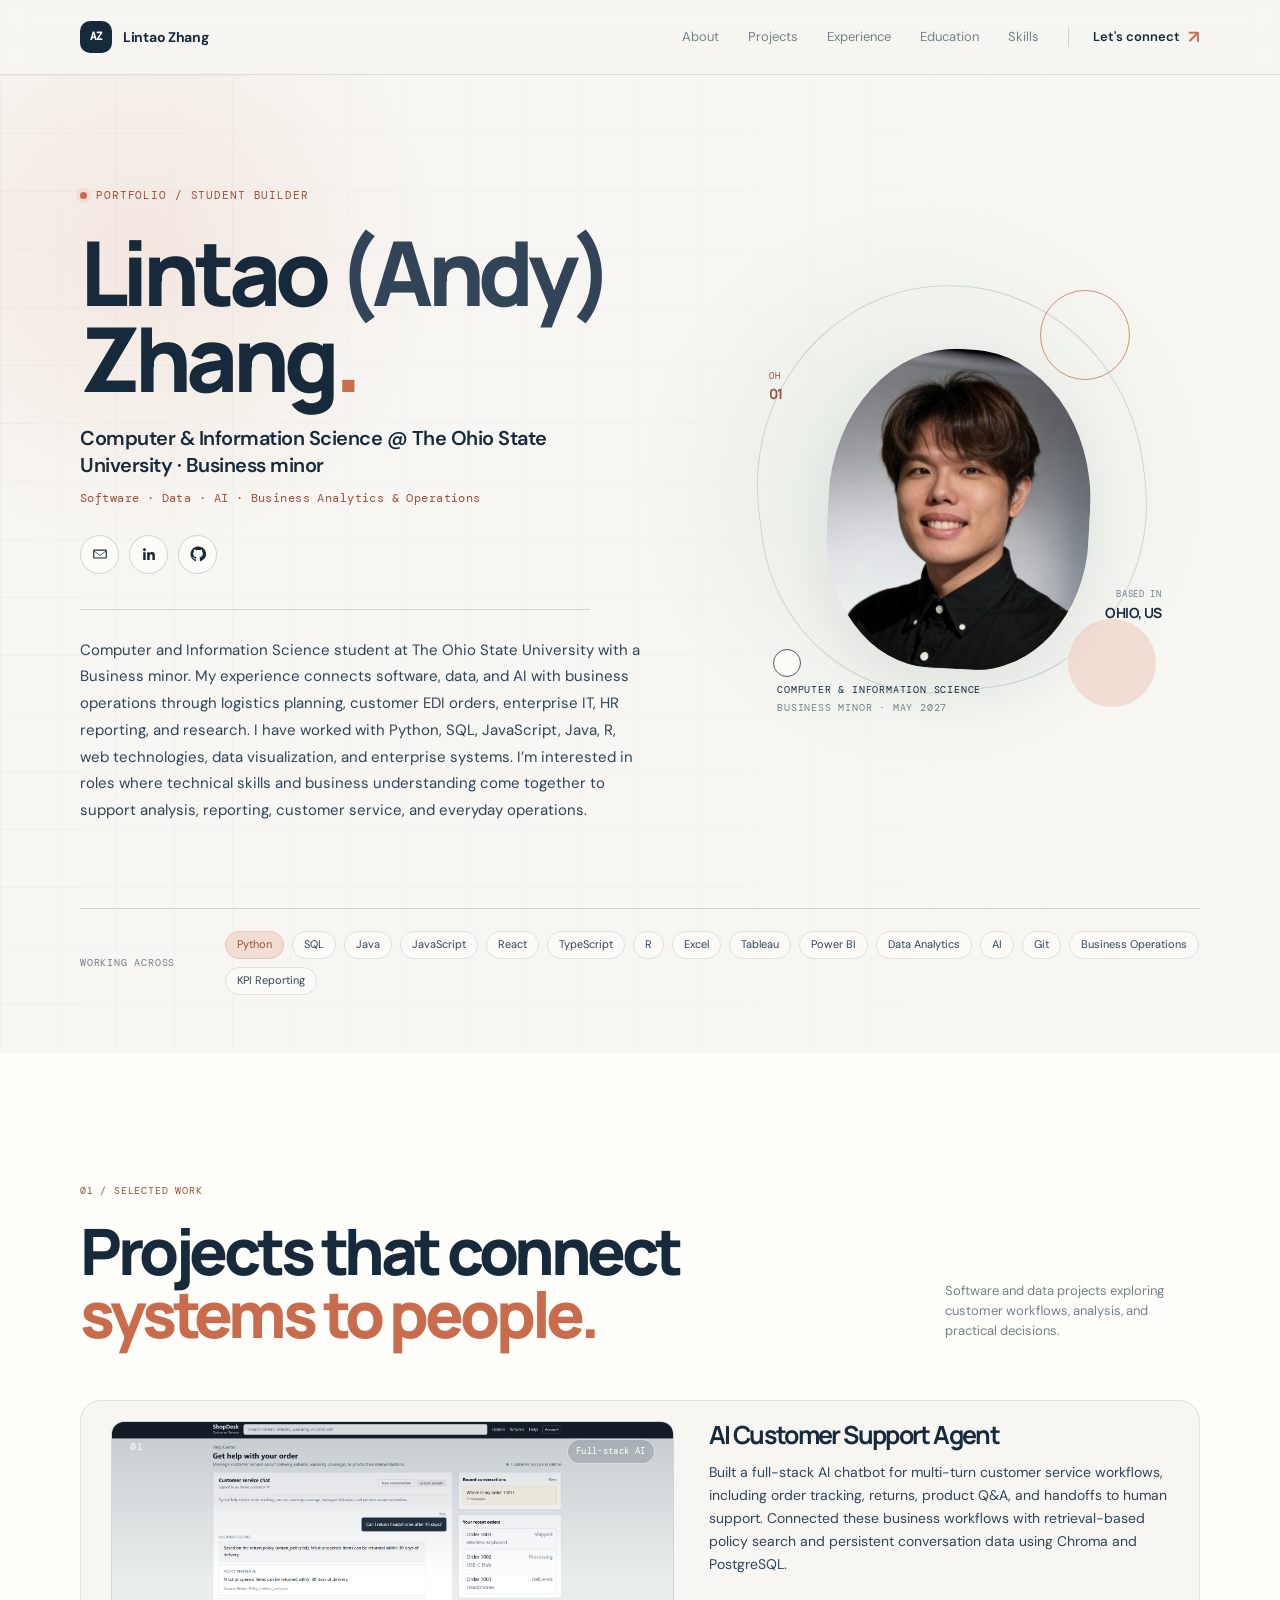
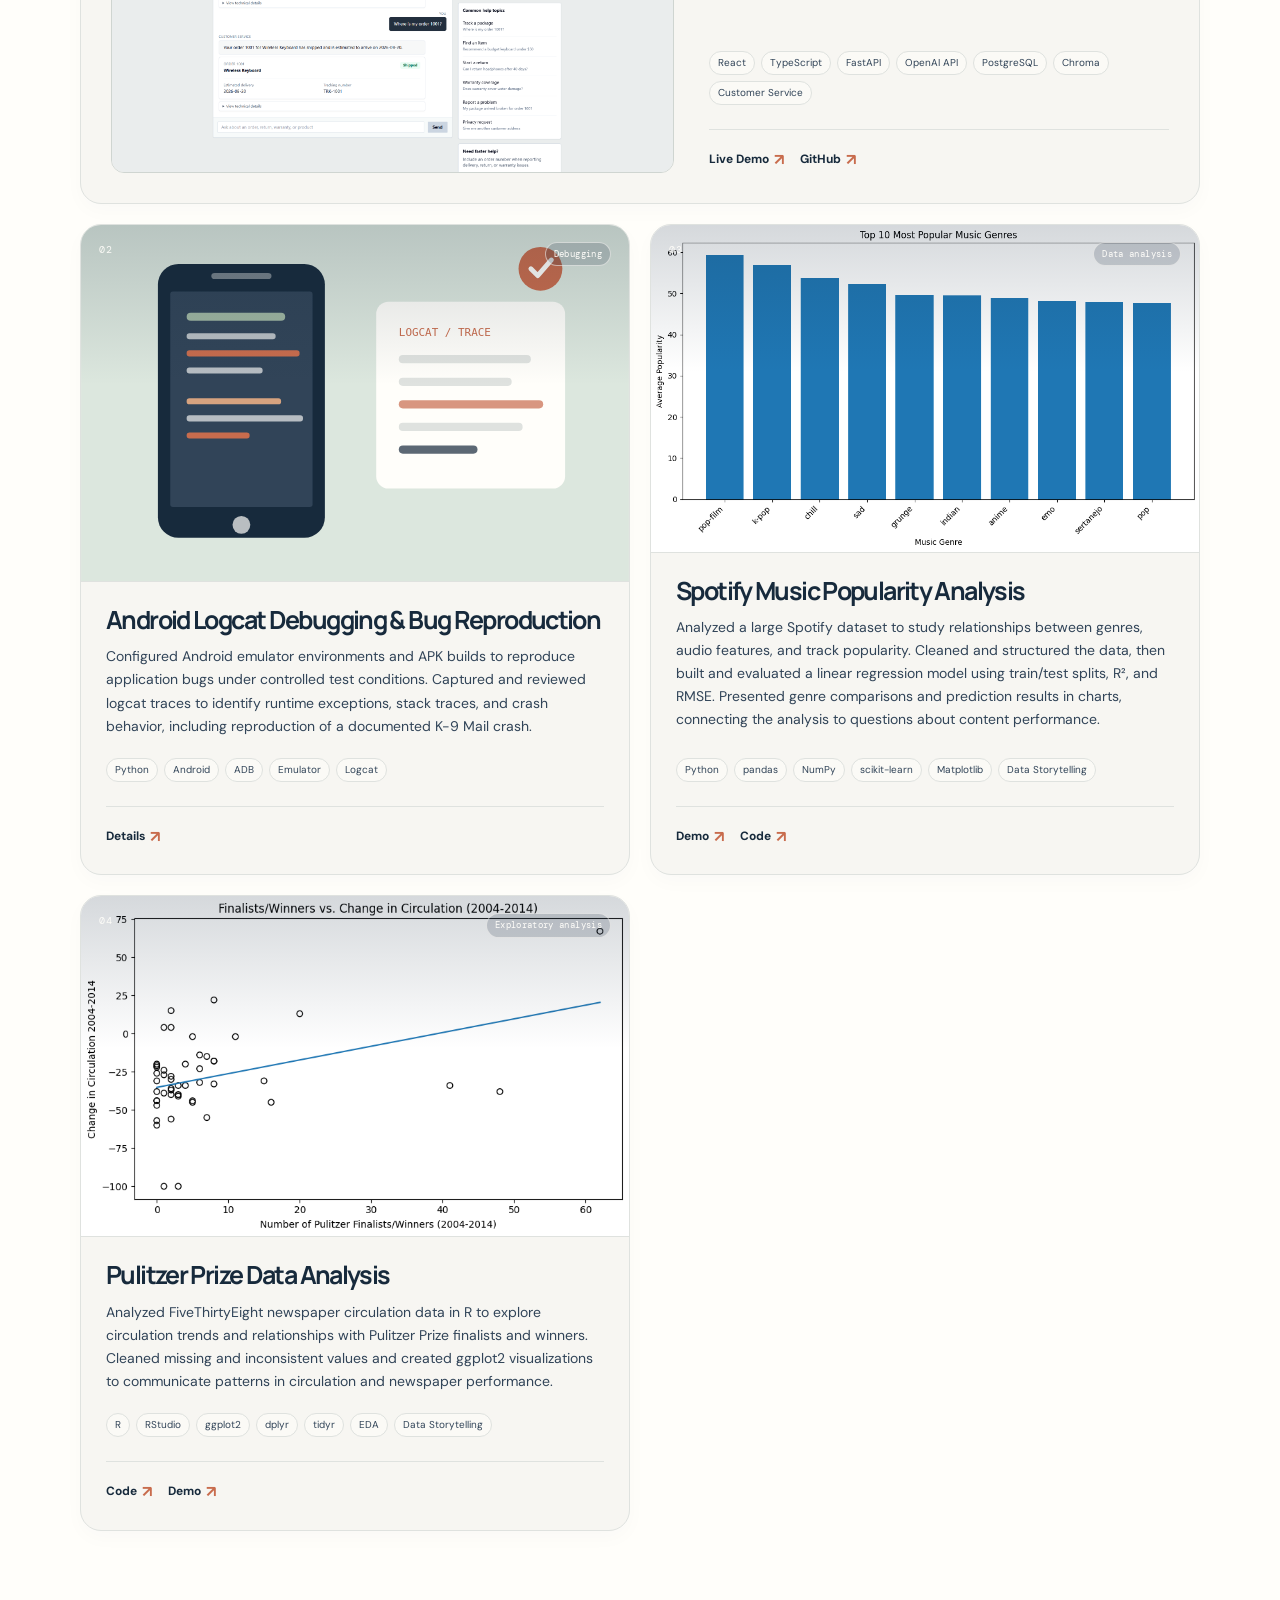
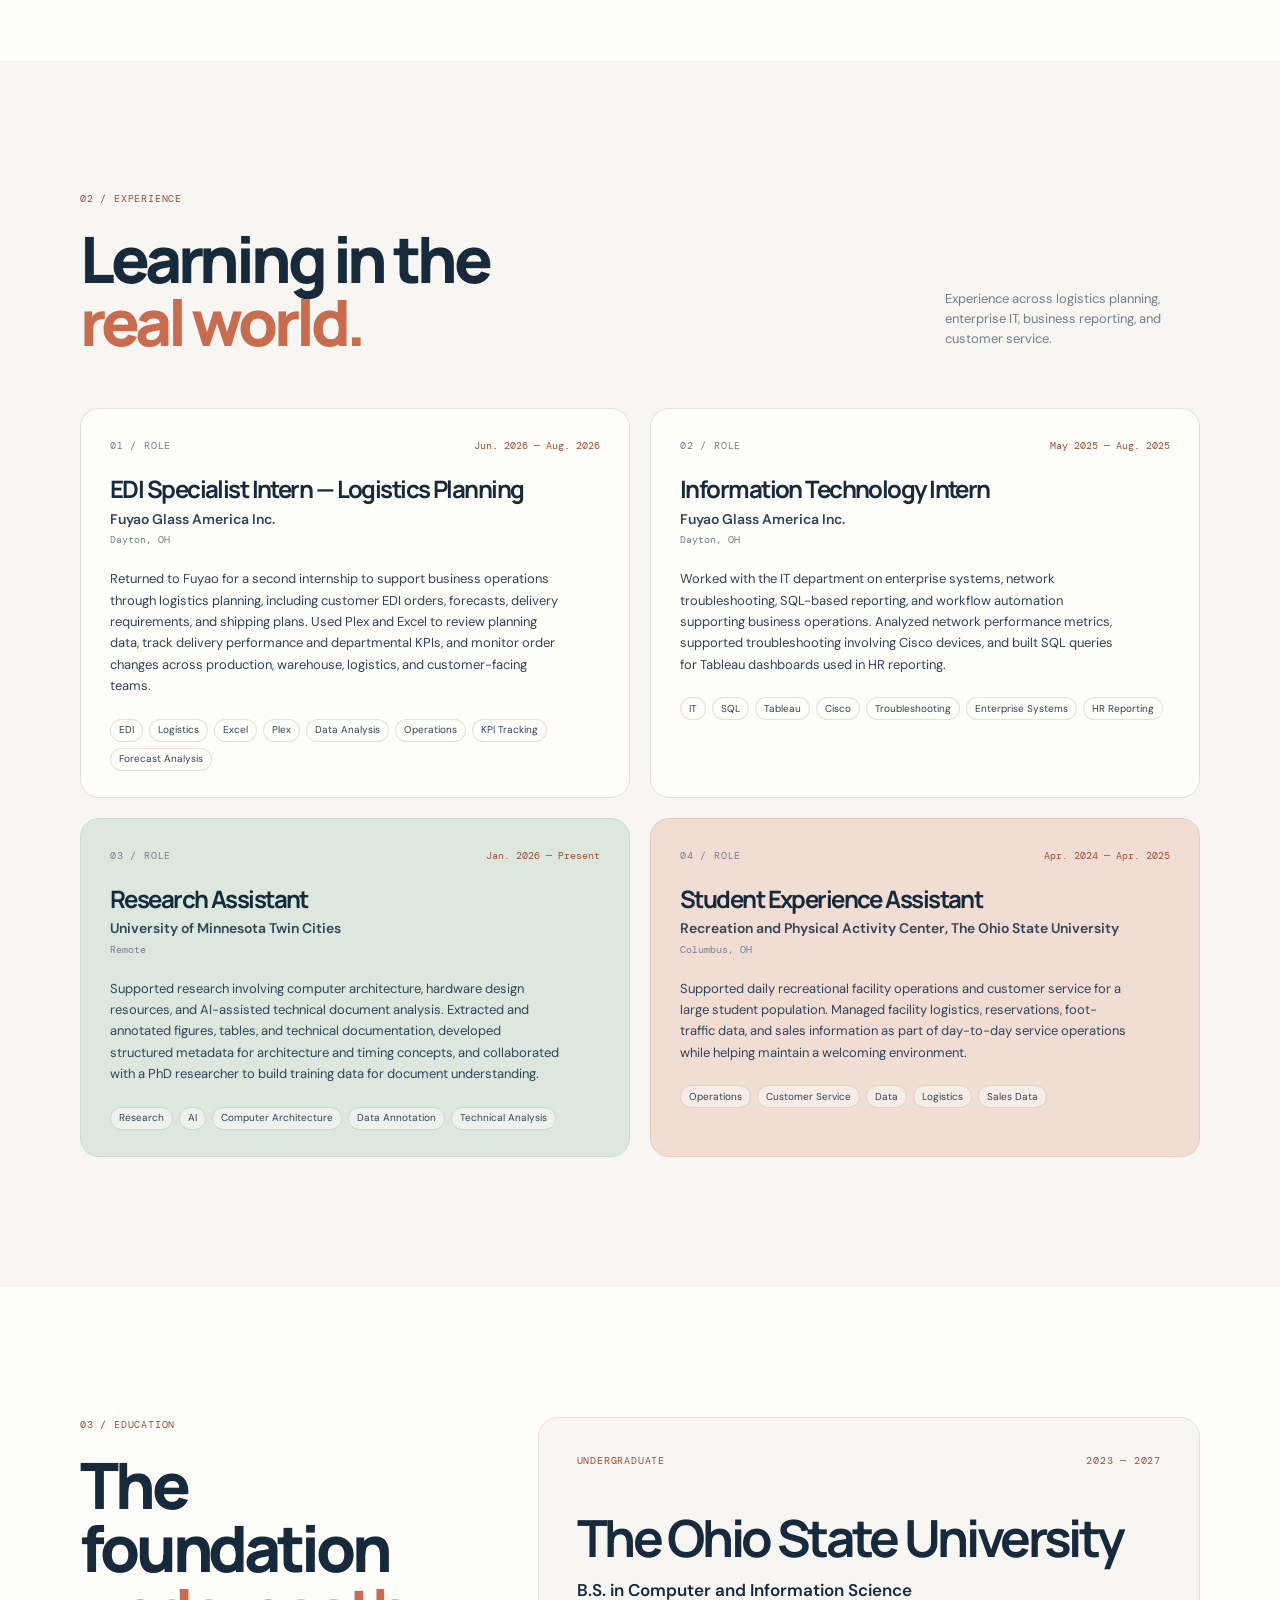
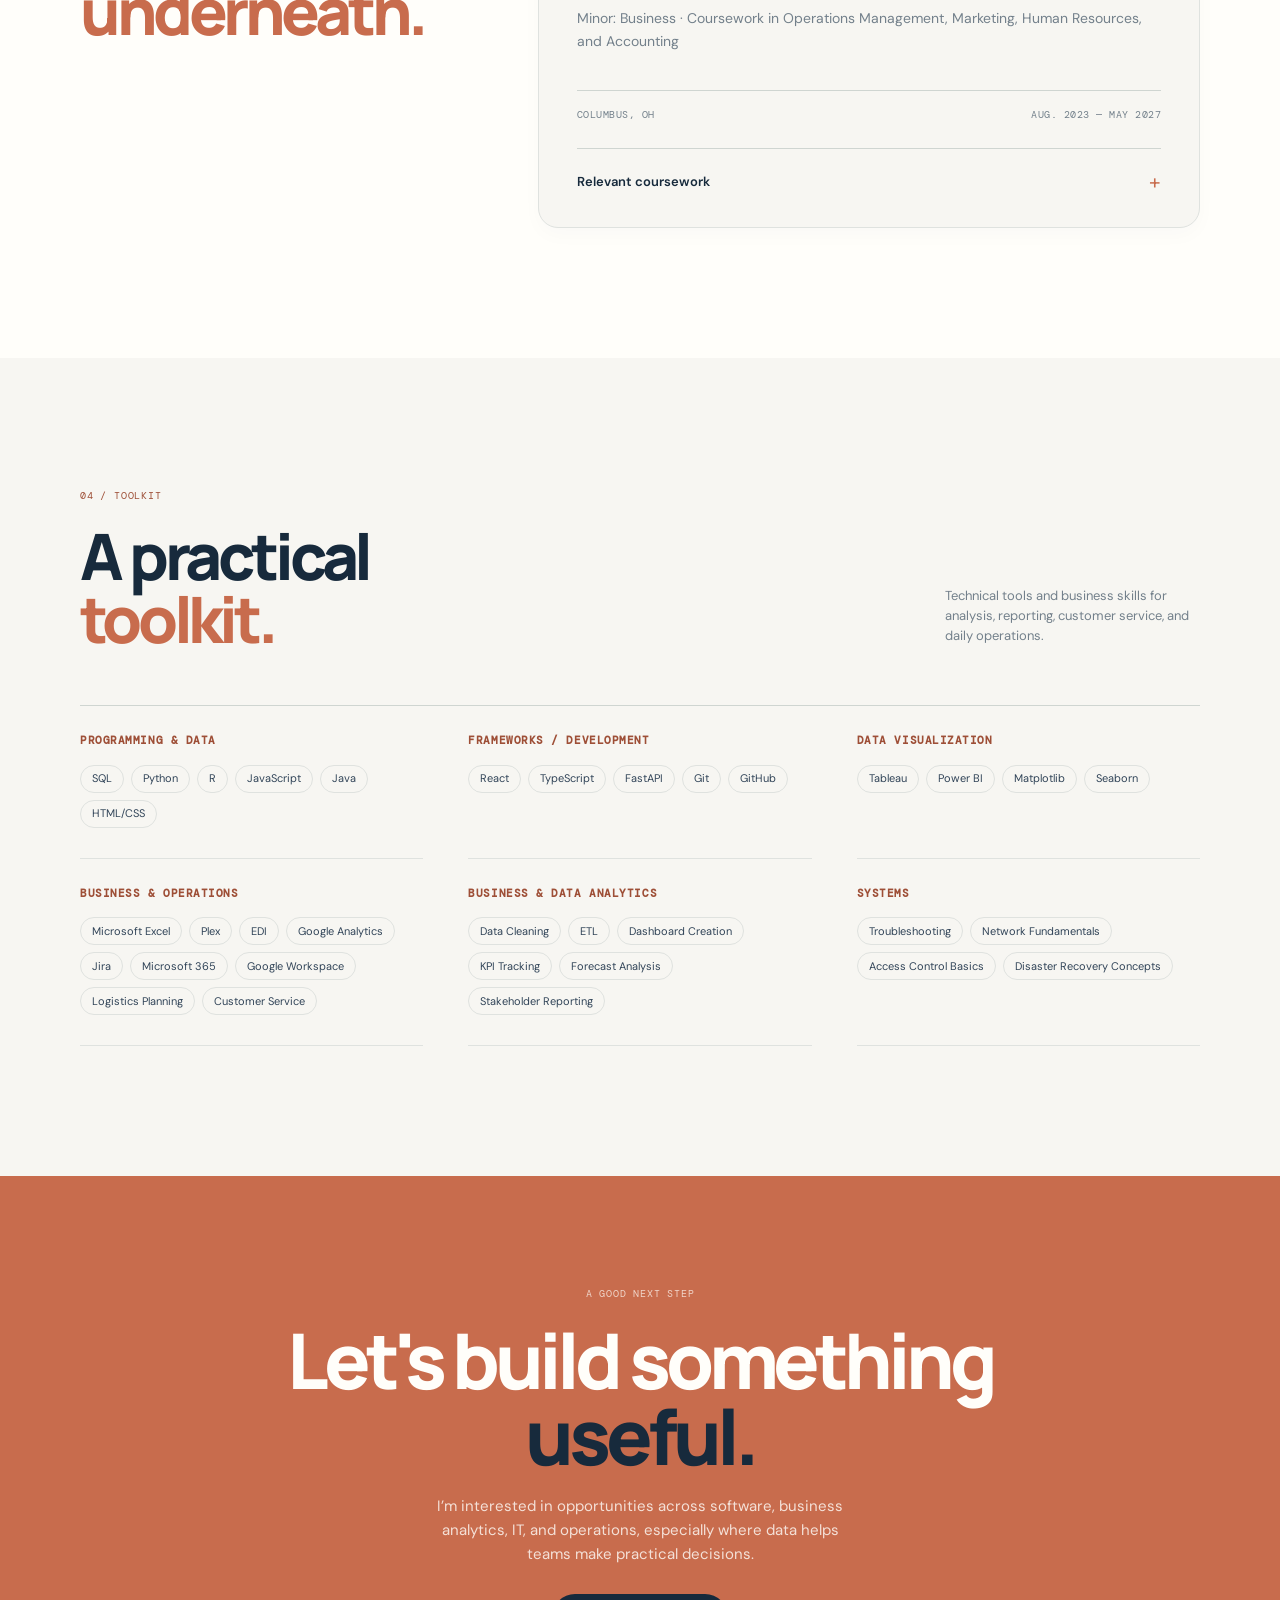
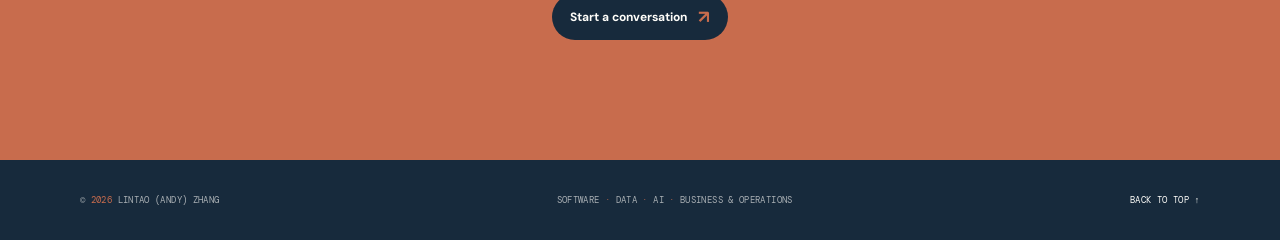
<file: index.html>
<!doctype html>
<html lang="en">
  <head>
    <meta charset="UTF-8" />
    <meta name="viewport" content="width=device-width, initial-scale=1.0" />
    <meta name="theme-color" content="#f7f6f2" />
    <meta name="description" content="Personal portfolio of Lintao (Andy) Zhang, a Computer and Information Science student at The Ohio State University with a Business minor and experience in software, data analytics, IT, business reporting, and logistics operations." />
    <meta property="og:title" content="Andy Personal Web | Lintao Zhang" />
    <meta property="og:description" content="Computer and Information Science student with a Business minor, connecting software, data, and AI with business analytics, customer service, and operations." />
    <meta property="og:type" content="website" />
    <meta property="og:url" content="https://lintaozhang350.github.io" />
    <link rel="icon" type="image/svg+xml" href="assets/favicon.svg" />
    <link rel="preconnect" href="https://fonts.googleapis.com" />
    <link rel="preconnect" href="https://fonts.gstatic.com" crossorigin />
    <link href="https://fonts.googleapis.com/css2?family=DM+Mono:wght@400;500&family=DM+Sans:wght@400;500;600;700&family=Manrope:wght@600;700;800&display=swap" rel="stylesheet" />
    <title>Andy Personal Web | Lintao Zhang</title>
    <link rel="stylesheet" href="css/styles.css?v=20261007-1" />
  </head>
  <body>
    <a class="skip-link" href="#main-content">Skip to content</a>

    <header class="site-header" id="top">
      <div class="container nav-shell">
        <a class="brand" href="#top" aria-label="Back to top">
          <span class="brand-mark">AZ</span>
          <span class="brand-name">Lintao Zhang</span>
        </a>

        <button class="menu-toggle" type="button" aria-expanded="false" aria-controls="site-nav" aria-label="Toggle navigation">
          <span></span><span></span>
        </button>

        <nav class="site-nav" id="site-nav" aria-label="Primary navigation">
          <a href="#about">About</a>
          <a href="#projects">Projects</a>
          <a href="#experience">Experience</a>
          <a href="#education">Education</a>
          <a href="#skills">Skills</a>
          <a class="nav-contact" href="https://mail.google.com/mail/?view=cm&amp;fs=1&amp;to=andy.zhang259107@gmail.com" target="_blank" rel="noreferrer">Let's connect <span aria-hidden="true">↗</span></a>
        </nav>
      </div>
    </header>

    <main id="main-content">
      <section class="hero section" id="about" aria-labelledby="hero-title">
        <div class="hero-grid container">
          <div class="hero-copy reveal">
            <p class="eyebrow"><span class="eyebrow-dot"></span> Portfolio / Student builder</p>
            <h1 id="hero-title">Lintao <span>(Andy)</span><br />Zhang<span class="title-period">.</span></h1>
            <p class="hero-subtitle" data-personal="subtitle"></p>
            <p class="hero-positioning" data-personal="positioning"></p>
            <div class="hero-actions" data-social-links></div>
            <div class="hero-rule" aria-hidden="true"></div>
            <p class="hero-intro" data-personal="intro"></p>
          </div>

          <div class="hero-visual reveal reveal-delay-1" aria-label="Profile photo placeholder">
            <div class="profile-card">
              <div class="profile-orbit orbit-one"></div>
              <div class="profile-orbit orbit-two"></div>
              <div class="profile-image-wrap">
                <img src="assets/images/profile/andy-zhang.png" alt="Portrait of Lintao (Andy) Zhang" />
              </div>
              <div class="profile-note note-top"><span>OH</span><strong>01</strong></div>
              <div class="profile-note note-bottom"><span>Based in</span><strong>Ohio, US</strong></div>
              <div class="profile-caption">Computer &amp; Information Science<br /><span>Business minor · May 2027</span></div>
            </div>
          </div>
        </div>

        <div class="container skill-strip-wrap reveal reveal-delay-2">
          <div class="skill-strip-label">Working across</div>
          <div class="skill-strip" data-hero-skills></div>
        </div>
      </section>

      <section class="section section-light" id="projects" aria-labelledby="projects-title">
        <div class="container">
          <div class="section-heading reveal">
            <div>
              <p class="section-kicker">01 / Selected work</p>
              <h2 id="projects-title">Projects that connect<br /><em>systems to people.</em></h2>
            </div>
            <p class="section-aside">Software and data projects exploring customer workflows, analysis, and practical decisions.</p>
          </div>
          <div class="projects-grid" data-projects></div>
        </div>
      </section>

      <section class="section" id="experience" aria-labelledby="experience-title">
        <div class="container">
          <div class="section-heading reveal">
            <div>
              <p class="section-kicker">02 / Experience</p>
              <h2 id="experience-title">Learning in the<br /><em>real world.</em></h2>
            </div>
            <p class="section-aside">Experience across logistics planning, enterprise IT, business reporting, and customer service.</p>
          </div>
          <div class="experience-list" data-experience></div>
        </div>
      </section>

      <section class="section section-light" id="education" aria-labelledby="education-title">
        <div class="container split-section">
          <div class="section-heading section-heading-compact reveal">
            <div>
              <p class="section-kicker">03 / Education</p>
              <h2 id="education-title">The foundation<br /><em>underneath.</em></h2>
            </div>
          </div>
          <article class="education-card reveal reveal-delay-1">
            <div class="education-topline"><span>Undergraduate</span><span>2023 — 2027</span></div>
            <h3 data-education="school"></h3>
            <p class="degree" data-education="degree"></p>
            <p class="minor" data-education="minor"></p>
            <div class="education-meta"><span data-education="location"></span><span data-education="dates"></span></div>
            <details class="coursework">
              <summary>Relevant coursework <span aria-hidden="true">+</span></summary>
              <div class="coursework-list" data-coursework></div>
            </details>
          </article>
        </div>
      </section>

      <section class="section" id="skills" aria-labelledby="skills-title">
        <div class="container">
          <div class="section-heading reveal">
            <div>
              <p class="section-kicker">04 / Toolkit</p>
              <h2 id="skills-title">A practical<br /><em>toolkit.</em></h2>
            </div>
            <p class="section-aside">Technical tools and business skills for analysis, reporting, customer service, and daily operations.</p>
          </div>
          <div class="skills-grid" data-skills></div>
        </div>
      </section>

      <section class="section section-light reports-section" id="reports" aria-labelledby="reports-title" data-reports-section>
        <div class="container">
          <div class="section-heading reveal">
            <div>
              <p class="section-kicker">05 / Optional library</p>
              <h2 id="reports-title">Analysis &amp;<br /><em>reports.</em></h2>
            </div>
            <p class="section-aside">A space for future dashboards, case studies, and research notes.</p>
          </div>
          <div class="reports-grid" data-reports></div>
        </div>
      </section>

      <section class="contact-section" aria-labelledby="contact-title">
        <div class="container contact-inner reveal">
          <p class="section-kicker">A good next step</p>
          <h2 id="contact-title">Let's build something<br /><em>useful.</em></h2>
          <p>I’m interested in opportunities across software, business analytics, IT, and operations, especially where data helps teams make practical decisions.</p>
          <a class="button button-dark" href="https://mail.google.com/mail/?view=cm&amp;fs=1&amp;to=andy.zhang259107@gmail.com" target="_blank" rel="noreferrer">Start a conversation <span aria-hidden="true">↗</span></a>
        </div>
      </section>
    </main>

    <footer class="site-footer">
      <div class="container footer-inner">
        <p>© <span data-current-year></span> Lintao (Andy) Zhang</p>
        <p>Software <span>·</span> Data <span>·</span> AI <span>·</span> Business &amp; Operations</p>
        <a href="#top">Back to top <span aria-hidden="true">↑</span></a>
      </div>
    </footer>

    <div class="toast" role="status" aria-live="polite" aria-atomic="true"></div>
    <script src="js/data.js?v=20261007-2"></script>
    <script src="js/main.js?v=20261007-1"></script>
  </body>
</html>
</file>
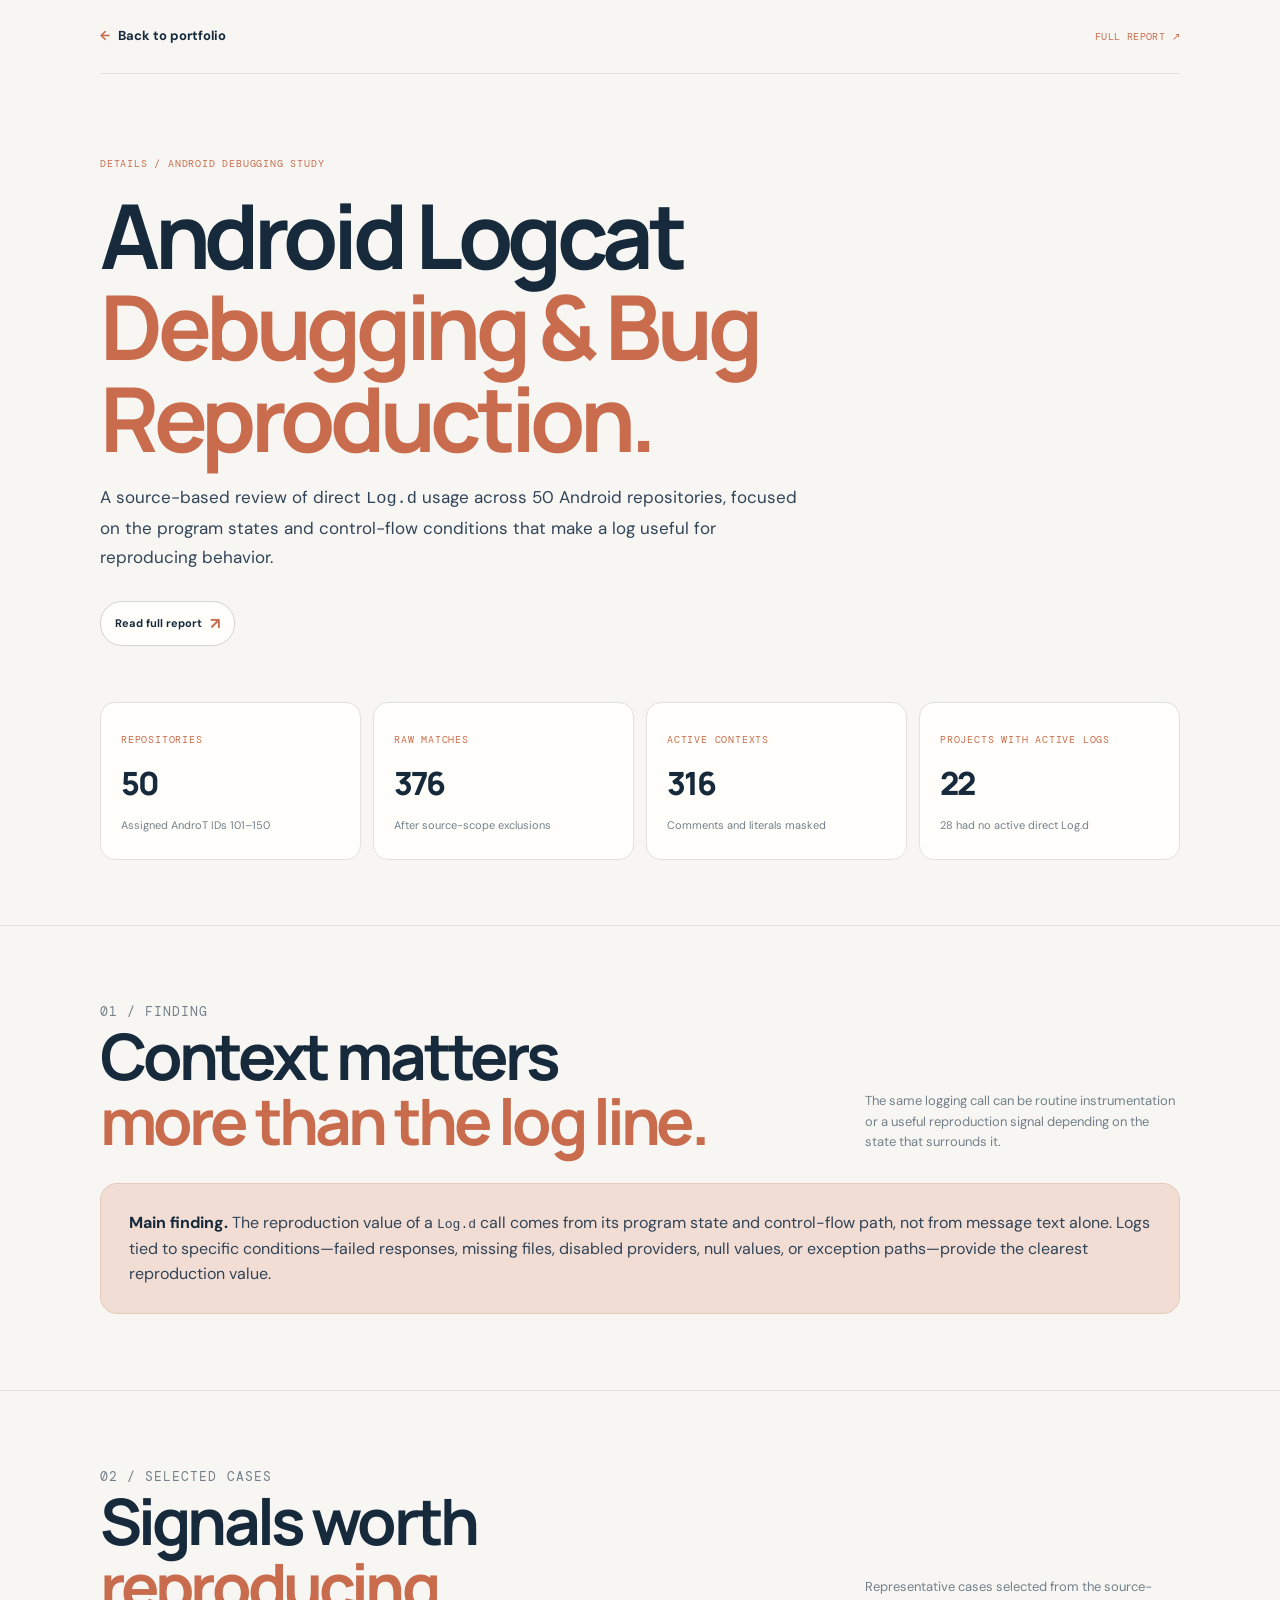
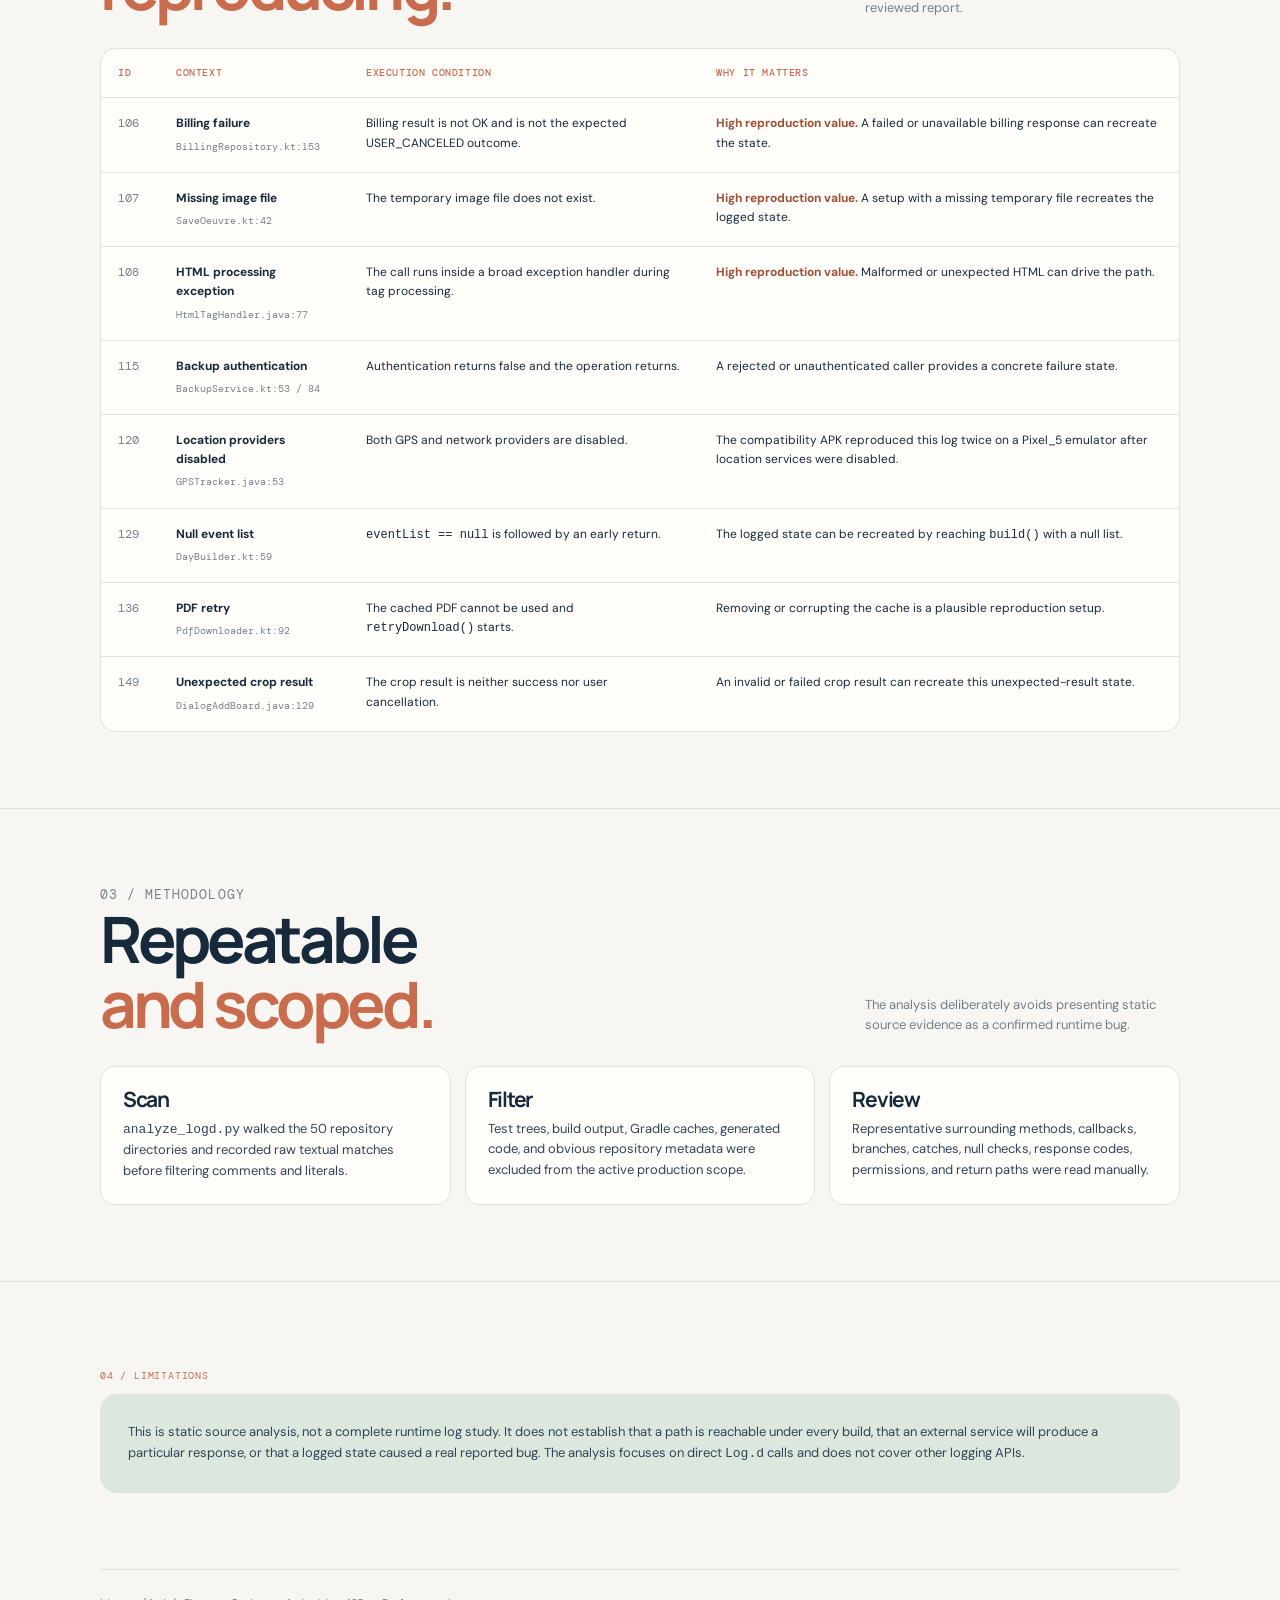
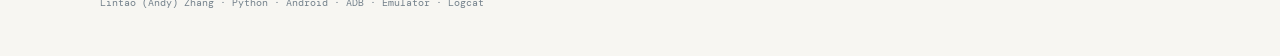
<file: assets/demos/android-logcat-details.html>
<!doctype html>
<html lang="en">
  <head>
    <meta charset="UTF-8" />
    <meta name="viewport" content="width=device-width, initial-scale=1.0" />
    <meta name="description" content="Android Logcat Debugging and Bug Reproduction case study by Lintao Zhang." />
    <title>Android Logcat Debugging &amp; Bug Reproduction | Lintao Zhang</title>
    <link rel="preconnect" href="https://fonts.googleapis.com" />
    <link rel="preconnect" href="https://fonts.gstatic.com" crossorigin />
    <link href="https://fonts.googleapis.com/css2?family=DM+Mono:wght@400;500&family=DM+Sans:wght@400;500;600;700&family=Manrope:wght@600;700;800&display=swap" rel="stylesheet" />
    <style>
      :root { --canvas: #f7f6f2; --paper: #fffefa; --ink: #172a3c; --ink-soft: #314458; --muted: #73808b; --line: #dfe2df; --line-strong: #cfd5d1; --accent: #c86c4d; --accent-light: #f1ddd3; --sage: #dce7de; --display: "Manrope", Arial, sans-serif; --body: "DM Sans", Arial, sans-serif; --mono: "DM Mono", monospace; }
      * { box-sizing: border-box; }
      body { margin: 0; background: var(--canvas); color: var(--ink); font-family: var(--body); line-height: 1.6; }
      a { color: inherit; text-decoration: none; }
      .wrap { width: min(1080px, calc(100% - 42px)); margin: 0 auto; }
      .topbar { display: flex; justify-content: space-between; align-items: center; min-height: 74px; border-bottom: 1px solid var(--line); font-size: 13px; }
      .back { display: inline-flex; align-items: center; gap: 8px; font-weight: 700; }
      .back span, .accent { color: var(--accent); }
      .top-links { display: flex; gap: 18px; color: var(--accent); font-family: var(--mono); font-size: 10px; letter-spacing: .04em; text-transform: uppercase; }
      .hero { padding: 82px 0 56px; }
      .kicker, .eyebrow, .metric-label, .section-label { color: var(--accent); font-family: var(--mono); font-size: 10px; letter-spacing: .08em; text-transform: uppercase; }
      .kicker { margin: 0 0 17px; }
      h1, h2, h3 { font-family: var(--display); letter-spacing: -.06em; line-height: 1.02; }
      h1 { max-width: 850px; margin: 0 0 20px; font-size: clamp(3rem, 7vw, 6rem); }
      h1 em, h2 em { color: var(--accent); font-style: normal; }
      .hero-intro { max-width: 700px; margin: 0; color: var(--ink-soft); font-size: 17px; line-height: 1.7; }
      .actions { display: flex; flex-wrap: wrap; gap: 10px; margin-top: 29px; }
      .button { display: inline-flex; align-items: center; gap: 8px; min-height: 40px; padding: 9px 14px; border: 1px solid var(--line-strong); border-radius: 22px; background: var(--paper); font-size: 11px; font-weight: 700; transition: transform 180ms ease, background-color 180ms ease, color 180ms ease; }
      .button:hover, .button:focus-visible { background: var(--ink); color: var(--paper); transform: translateY(-2px); }
      .button span { color: var(--accent); font-size: 16px; }
      .metrics { display: grid; grid-template-columns: repeat(4, minmax(0, 1fr)); gap: 12px; padding: 0 0 65px; }
      .metric { padding: 22px 20px; border: 1px solid var(--line); border-radius: 15px; background: var(--paper); }
      .metric-value { display: block; margin: 7px 0 2px; font-family: var(--display); font-size: 32px; font-weight: 800; letter-spacing: -.07em; }
      .metric-note { color: var(--muted); font-size: 11px; line-height: 1.35; }
      .section { padding: 76px 0; border-top: 1px solid var(--line); }
      .section-heading { display: flex; justify-content: space-between; align-items: end; gap: 35px; margin-bottom: 30px; }
      h2 { margin: 0; font-size: clamp(2.3rem, 5vw, 4rem); }
      .section-heading p { max-width: 315px; margin: 0; color: var(--muted); font-size: 13px; }
      .callout { padding: 26px 28px; border: 1px solid #e7c9be; border-radius: 17px; background: var(--accent-light); color: var(--ink-soft); }
      .callout strong { color: var(--ink); }
      .cases { overflow-x: auto; border: 1px solid var(--line); border-radius: 16px; background: var(--paper); }
      table { width: 100%; min-width: 850px; border-collapse: collapse; text-align: left; }
      th, td { padding: 16px 17px; border-bottom: 1px solid var(--line); vertical-align: top; font-size: 12px; }
      th { color: var(--accent); font-family: var(--mono); font-size: 10px; font-weight: 500; letter-spacing: .06em; text-transform: uppercase; }
      tr:last-child td { border-bottom: 0; }
      td:first-child { width: 58px; color: var(--muted); font-family: var(--mono); }
      td strong { display: block; margin-bottom: 3px; color: var(--ink); }
      td small { color: var(--muted); font-family: var(--mono); font-size: 10px; }
      .value-high { color: #9e4f37; font-weight: 700; }
      .method-grid { display: grid; grid-template-columns: repeat(3, minmax(0, 1fr)); gap: 14px; }
      .method-card { padding: 22px; border: 1px solid var(--line); border-radius: 15px; background: var(--paper); }
      .method-card h3 { margin: 0 0 8px; font-size: 21px; }
      .method-card p { margin: 0; color: var(--ink-soft); font-size: 13px; line-height: 1.6; }
      .limitations { padding: 28px; border-radius: 17px; background: var(--sage); color: var(--ink-soft); }
      .limitations p { margin: 0; font-size: 13px; }
      .footer { padding: 25px 0 50px; border-top: 1px solid var(--line); color: var(--muted); font-family: var(--mono); font-size: 10px; }
      @media (max-width: 760px) { .metrics { grid-template-columns: repeat(2, minmax(0, 1fr)); } .section-heading { display: block; } .section-heading p { margin-top: 15px; } .method-grid { grid-template-columns: 1fr; } }
      @media (max-width: 520px) { .wrap { width: min(100% - 34px, 520px); } .topbar { min-height: 66px; } .top-links { gap: 8px; font-size: 8px; } .hero { padding-top: 62px; } .metrics { gap: 8px; } .metric { padding: 17px 14px; } .metric-value { font-size: 26px; } }
    </style>
  </head>
  <body>
    <header class="wrap topbar">
      <a class="back" href="../../index.html#projects"><span aria-hidden="true">←</span> Back to portfolio</a>
      <nav class="top-links" aria-label="Case study materials">
        <a href="../reports/AndroT_101_150_Final_Report.html" target="_blank" rel="noreferrer">Full report ↗</a>
      </nav>
    </header>

    <main>
      <section class="wrap hero" aria-labelledby="case-title">
        <p class="kicker">Details / Android debugging study</p>
        <h1 id="case-title">Android Logcat<br /><em>Debugging &amp; Bug Reproduction.</em></h1>
        <p class="hero-intro">A source-based review of direct <code>Log.d</code> usage across 50 Android repositories, focused on the program states and control-flow conditions that make a log useful for reproducing behavior.</p>
        <div class="actions">
          <a class="button" href="../reports/AndroT_101_150_Final_Report.html" target="_blank" rel="noreferrer">Read full report <span aria-hidden="true">↗</span></a>
        </div>
      </section>

      <section class="wrap metrics" aria-label="Project results">
        <div class="metric"><span class="metric-label">Repositories</span><span class="metric-value">50</span><span class="metric-note">Assigned AndroT IDs 101–150</span></div>
        <div class="metric"><span class="metric-label">Raw matches</span><span class="metric-value">376</span><span class="metric-note">After source-scope exclusions</span></div>
        <div class="metric"><span class="metric-label">Active contexts</span><span class="metric-value">316</span><span class="metric-note">Comments and literals masked</span></div>
        <div class="metric"><span class="metric-label">Projects with active logs</span><span class="metric-value">22</span><span class="metric-note">28 had no active direct Log.d</span></div>
      </section>

      <section class="section">
        <div class="wrap">
          <div class="section-heading"><div><p class="eyebrow">01 / Finding</p><h2>Context matters<br /><em>more than the log line.</em></h2></div><p>The same logging call can be routine instrumentation or a useful reproduction signal depending on the state that surrounds it.</p></div>
          <div class="callout"><strong>Main finding.</strong> The reproduction value of a <code>Log.d</code> call comes from its program state and control-flow path, not from message text alone. Logs tied to specific conditions—failed responses, missing files, disabled providers, null values, or exception paths—provide the clearest reproduction value.</div>
        </div>
      </section>

      <section class="section">
        <div class="wrap">
          <div class="section-heading"><div><p class="eyebrow">02 / Selected cases</p><h2>Signals worth<br /><em>reproducing.</em></h2></div><p>Representative cases selected from the source-reviewed report.</p></div>
          <div class="cases">
            <table>
              <thead><tr><th>ID</th><th>Context</th><th>Execution condition</th><th>Why it matters</th></tr></thead>
              <tbody>
                <tr><td>106</td><td><strong>Billing failure</strong><small>BillingRepository.kt:153</small></td><td>Billing result is not OK and is not the expected USER_CANCELED outcome.</td><td><span class="value-high">High reproduction value.</span> A failed or unavailable billing response can recreate the state.</td></tr>
                <tr><td>107</td><td><strong>Missing image file</strong><small>SaveOeuvre.kt:42</small></td><td>The temporary image file does not exist.</td><td><span class="value-high">High reproduction value.</span> A setup with a missing temporary file recreates the logged state.</td></tr>
                <tr><td>108</td><td><strong>HTML processing exception</strong><small>HtmlTagHandler.java:77</small></td><td>The call runs inside a broad exception handler during tag processing.</td><td><span class="value-high">High reproduction value.</span> Malformed or unexpected HTML can drive the path.</td></tr>
                <tr><td>115</td><td><strong>Backup authentication</strong><small>BackupService.kt:53 / 84</small></td><td>Authentication returns false and the operation returns.</td><td>A rejected or unauthenticated caller provides a concrete failure state.</td></tr>
                <tr><td>120</td><td><strong>Location providers disabled</strong><small>GPSTracker.java:53</small></td><td>Both GPS and network providers are disabled.</td><td>The compatibility APK reproduced this log twice on a Pixel_5 emulator after location services were disabled.</td></tr>
                <tr><td>129</td><td><strong>Null event list</strong><small>DayBuilder.kt:59</small></td><td><code>eventList == null</code> is followed by an early return.</td><td>The logged state can be recreated by reaching <code>build()</code> with a null list.</td></tr>
                <tr><td>136</td><td><strong>PDF retry</strong><small>PdfDownloader.kt:92</small></td><td>The cached PDF cannot be used and <code>retryDownload()</code> starts.</td><td>Removing or corrupting the cache is a plausible reproduction setup.</td></tr>
                <tr><td>149</td><td><strong>Unexpected crop result</strong><small>DialogAddBoard.java:129</small></td><td>The crop result is neither success nor user cancellation.</td><td>An invalid or failed crop result can recreate this unexpected-result state.</td></tr>
              </tbody>
            </table>
          </div>
        </div>
      </section>

      <section class="section">
        <div class="wrap">
          <div class="section-heading"><div><p class="eyebrow">03 / Methodology</p><h2>Repeatable<br /><em>and scoped.</em></h2></div><p>The analysis deliberately avoids presenting static source evidence as a confirmed runtime bug.</p></div>
          <div class="method-grid">
            <article class="method-card"><h3>Scan</h3><p><code>analyze_logd.py</code> walked the 50 repository directories and recorded raw textual matches before filtering comments and literals.</p></article>
            <article class="method-card"><h3>Filter</h3><p>Test trees, build output, Gradle caches, generated code, and obvious repository metadata were excluded from the active production scope.</p></article>
            <article class="method-card"><h3>Review</h3><p>Representative surrounding methods, callbacks, branches, catches, null checks, response codes, permissions, and return paths were read manually.</p></article>
          </div>
        </div>
      </section>

      <section class="section">
        <div class="wrap">
          <p class="eyebrow">04 / Limitations</p>
          <div class="limitations"><p>This is static source analysis, not a complete runtime log study. It does not establish that a path is reachable under every build, that an external service will produce a particular response, or that a logged state caused a real reported bug. The analysis focuses on direct <code>Log.d</code> calls and does not cover other logging APIs.</p></div>
        </div>
      </section>
    </main>

    <footer class="wrap footer">Lintao (Andy) Zhang · Python · Android · ADB · Emulator · Logcat</footer>
  </body>
</html>
</file>
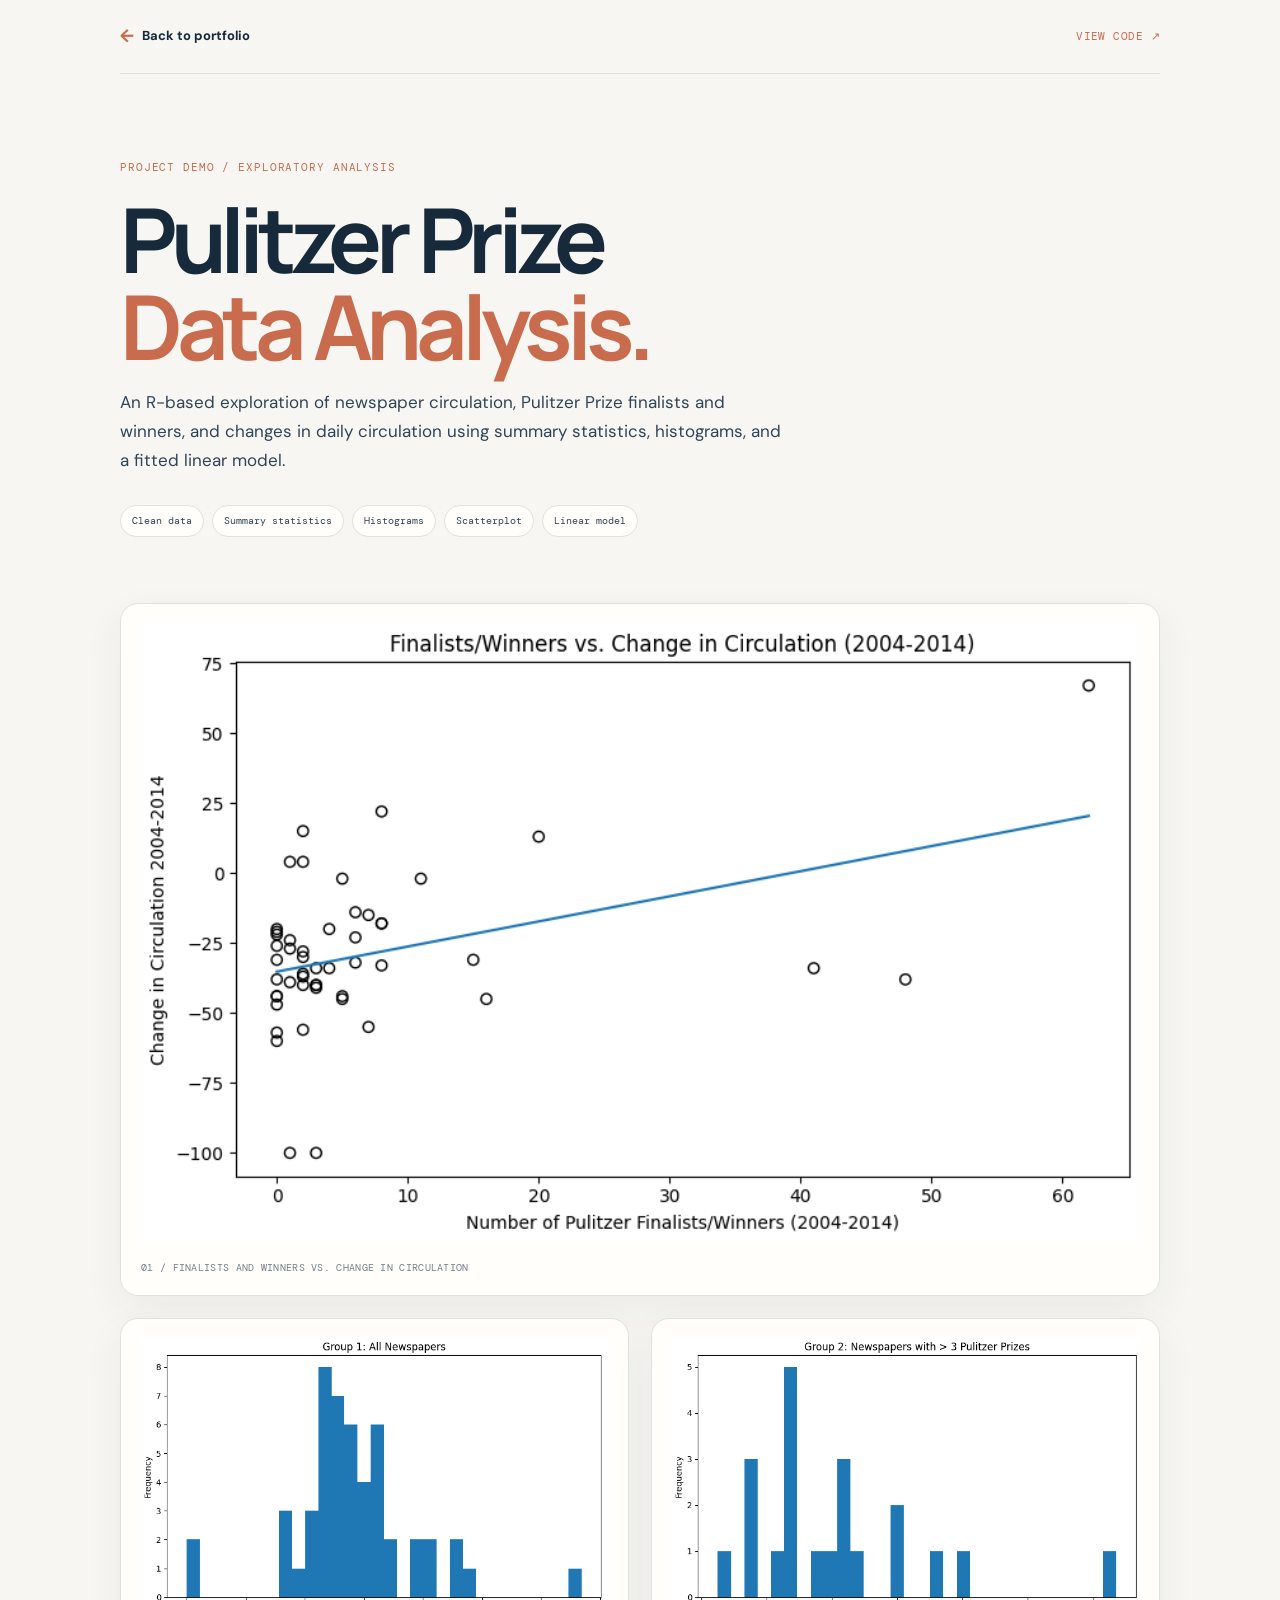
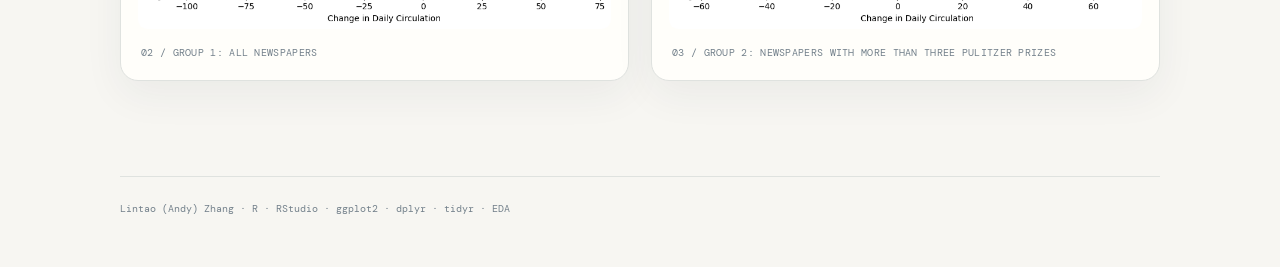
<file: assets/demos/pulitzer-analysis.html>
<!doctype html>
<html lang="en">
  <head>
    <meta charset="UTF-8" />
    <meta name="viewport" content="width=device-width, initial-scale=1.0" />
    <meta name="description" content="Pulitzer Prize Data Analysis by Lintao Zhang." />
    <title>Pulitzer Prize Data Analysis | Lintao Zhang</title>
    <link rel="preconnect" href="https://fonts.googleapis.com" />
    <link rel="preconnect" href="https://fonts.gstatic.com" crossorigin />
    <link href="https://fonts.googleapis.com/css2?family=DM+Mono:wght@400;500&family=DM+Sans:wght@400;500;600;700&family=Manrope:wght@600;700;800&display=swap" rel="stylesheet" />
    <style>
      :root { --canvas: #f7f6f2; --paper: #fffefa; --ink: #172a3c; --muted: #73808b; --line: #dfe2df; --accent: #c86c4d; --accent-light: #f1ddd3; --display: "Manrope", Arial, sans-serif; --body: "DM Sans", Arial, sans-serif; --mono: "DM Mono", monospace; }
      * { box-sizing: border-box; }
      body { margin: 0; background: var(--canvas); color: var(--ink); font-family: var(--body); line-height: 1.6; }
      a { color: inherit; text-decoration: none; }
      .wrap { width: min(1040px, calc(100% - 42px)); margin: 0 auto; }
      .topbar { display: flex; justify-content: space-between; align-items: center; min-height: 74px; border-bottom: 1px solid var(--line); font-size: 13px; }
      .back { display: inline-flex; align-items: center; gap: 8px; font-weight: 700; }
      .back span { color: var(--accent); font-size: 18px; }
      .code-link { color: var(--accent); font-family: var(--mono); font-size: 11px; text-transform: uppercase; letter-spacing: .04em; }
      .hero { padding: 85px 0 66px; }
      .kicker { margin: 0 0 18px; color: var(--accent); font-family: var(--mono); font-size: 11px; letter-spacing: .08em; text-transform: uppercase; }
      h1 { max-width: 760px; margin: 0 0 18px; font-family: var(--display); font-size: clamp(3rem, 7vw, 6rem); letter-spacing: -.07em; line-height: .98; }
      h1 em { color: var(--accent); font-style: normal; }
      .intro { max-width: 670px; margin: 0; color: #314458; font-size: 17px; line-height: 1.7; }
      .method { display: flex; flex-wrap: wrap; gap: 8px; margin-top: 30px; }
      .method span { padding: 7px 11px; border: 1px solid var(--line); border-radius: 20px; background: var(--paper); color: #314458; font-family: var(--mono); font-size: 10px; }
      .gallery { display: grid; grid-template-columns: repeat(2, minmax(0, 1fr)); gap: 22px; padding-bottom: 95px; }
      figure { margin: 0; padding: 17px; border: 1px solid var(--line); border-radius: 18px; background: var(--paper); box-shadow: 0 14px 40px rgba(28, 48, 64, .06); }
      figure:first-child { grid-column: 1 / -1; }
      figure img { display: block; width: 100%; height: auto; border-radius: 9px; }
      figcaption { padding: 16px 3px 2px; color: var(--muted); font-family: var(--mono); font-size: 10px; letter-spacing: .03em; text-transform: uppercase; }
      .footer { padding: 24px 0 50px; border-top: 1px solid var(--line); color: var(--muted); font-family: var(--mono); font-size: 10px; }
      @media (max-width: 650px) { .wrap { width: min(100% - 34px, 520px); } .topbar { min-height: 66px; } .hero { padding: 62px 0 48px; } .gallery { grid-template-columns: 1fr; padding-bottom: 64px; } figure:first-child { grid-column: auto; } .code-link { font-size: 9px; } }
    </style>
  </head>
  <body>
    <header class="wrap topbar">
      <a class="back" href="../../index.html#projects"><span aria-hidden="true">←</span> Back to portfolio</a>
      <a class="code-link" href="../code/pulitzer-analysis.Rmd" target="_blank" rel="noreferrer">View code ↗</a>
    </header>
    <main>
      <section class="wrap hero" aria-labelledby="demo-title">
        <p class="kicker">Project demo / Exploratory analysis</p>
        <h1 id="demo-title">Pulitzer Prize<br /><em>Data Analysis.</em></h1>
        <p class="intro">An R-based exploration of newspaper circulation, Pulitzer Prize finalists and winners, and changes in daily circulation using summary statistics, histograms, and a fitted linear model.</p>
        <div class="method" aria-label="Analysis workflow">
          <span>Clean data</span><span>Summary statistics</span><span>Histograms</span><span>Scatterplot</span><span>Linear model</span>
        </div>
      </section>
      <section class="wrap gallery" aria-label="Analysis visualizations">
        <figure>
          <img src="../images/projects/pulitzer/finalists-vs-circulation.png" alt="Scatterplot comparing Pulitzer finalists and winners with change in newspaper circulation from 2004 to 2014" />
          <figcaption>01 / Finalists and winners vs. change in circulation</figcaption>
        </figure>
        <figure>
          <img src="../images/projects/pulitzer/pulitzer-group-1.png" alt="Histogram showing change in daily circulation for all newspapers" loading="lazy" />
          <figcaption>02 / Group 1: All newspapers</figcaption>
        </figure>
        <figure>
          <img src="../images/projects/pulitzer/pulitzer-group-2.png" alt="Histogram showing change in daily circulation for newspapers with more than three Pulitzer Prizes" loading="lazy" />
          <figcaption>03 / Group 2: Newspapers with more than three Pulitzer Prizes</figcaption>
        </figure>
      </section>
    </main>
    <footer class="wrap footer">Lintao (Andy) Zhang · R · RStudio · ggplot2 · dplyr · tidyr · EDA</footer>
  </body>
</html>
</file>
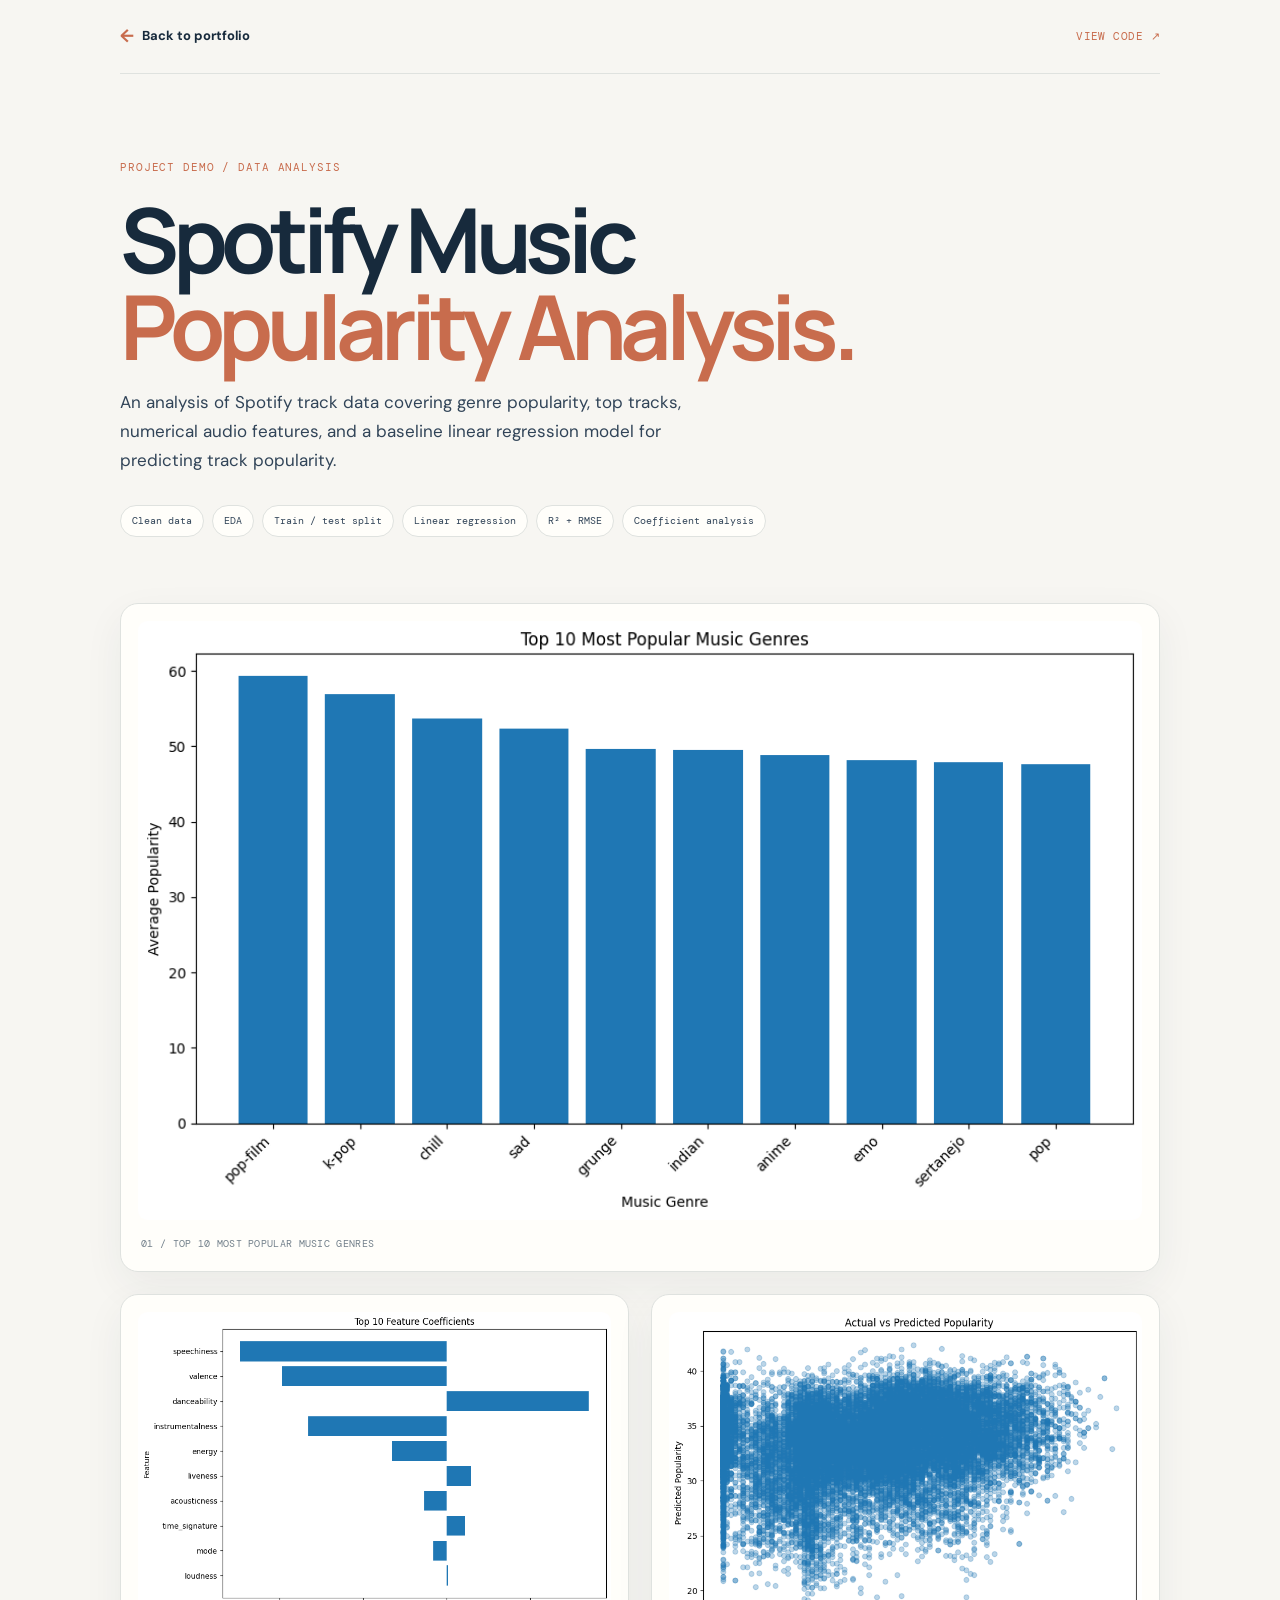
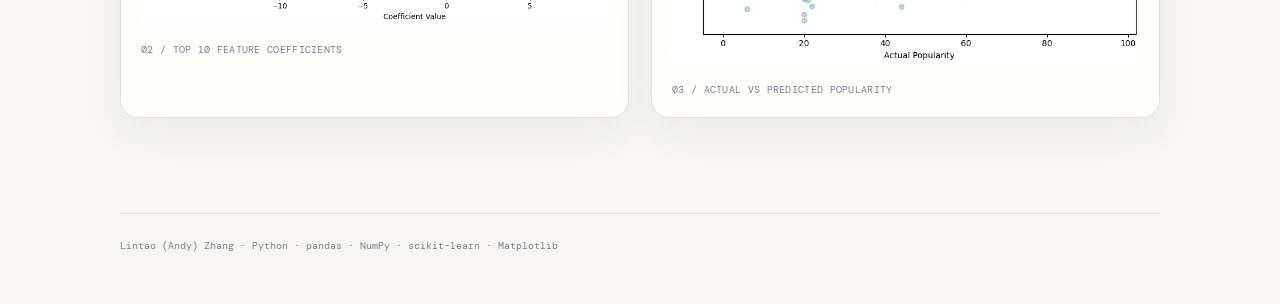
<file: assets/demos/spotify-analysis.html>
<!doctype html>
<html lang="en">
  <head>
    <meta charset="UTF-8" />
    <meta name="viewport" content="width=device-width, initial-scale=1.0" />
    <meta name="description" content="Spotify Music Popularity Analysis by Lintao Zhang." />
    <title>Spotify Music Popularity Analysis | Lintao Zhang</title>
    <link rel="preconnect" href="https://fonts.googleapis.com" />
    <link rel="preconnect" href="https://fonts.gstatic.com" crossorigin />
    <link href="https://fonts.googleapis.com/css2?family=DM+Mono:wght@400;500&family=DM+Sans:wght@400;500;600;700&family=Manrope:wght@600;700;800&display=swap" rel="stylesheet" />
    <style>
      :root { --canvas: #f7f6f2; --paper: #fffefa; --ink: #172a3c; --muted: #73808b; --line: #dfe2df; --accent: #c86c4d; --accent-light: #f1ddd3; --display: "Manrope", Arial, sans-serif; --body: "DM Sans", Arial, sans-serif; --mono: "DM Mono", monospace; }
      * { box-sizing: border-box; }
      body { margin: 0; background: var(--canvas); color: var(--ink); font-family: var(--body); line-height: 1.6; }
      a { color: inherit; text-decoration: none; }
      .wrap { width: min(1040px, calc(100% - 42px)); margin: 0 auto; }
      .topbar { display: flex; justify-content: space-between; align-items: center; min-height: 74px; border-bottom: 1px solid var(--line); font-size: 13px; }
      .back { display: inline-flex; align-items: center; gap: 8px; font-weight: 700; }
      .back span { color: var(--accent); font-size: 18px; }
      .code-link { color: var(--accent); font-family: var(--mono); font-size: 11px; text-transform: uppercase; letter-spacing: .04em; }
      .hero { padding: 85px 0 66px; }
      .kicker { margin: 0 0 18px; color: var(--accent); font-family: var(--mono); font-size: 11px; letter-spacing: .08em; text-transform: uppercase; }
      h1 { max-width: 760px; margin: 0 0 18px; font-family: var(--display); font-size: clamp(3rem, 7vw, 6rem); letter-spacing: -.07em; line-height: .98; }
      h1 em { color: var(--accent); font-style: normal; }
      .intro { max-width: 620px; margin: 0; color: #314458; font-size: 17px; line-height: 1.7; }
      .method { display: flex; flex-wrap: wrap; gap: 8px; margin-top: 30px; }
      .method span { padding: 7px 11px; border: 1px solid var(--line); border-radius: 20px; background: var(--paper); color: #314458; font-family: var(--mono); font-size: 10px; }
      .gallery { display: grid; grid-template-columns: repeat(2, minmax(0, 1fr)); gap: 22px; padding-bottom: 95px; }
      figure { margin: 0; padding: 17px; border: 1px solid var(--line); border-radius: 18px; background: var(--paper); box-shadow: 0 14px 40px rgba(28, 48, 64, .06); }
      figure:first-child { grid-column: 1 / -1; }
      figure img { display: block; width: 100%; height: auto; border-radius: 9px; }
      figcaption { padding: 16px 3px 2px; color: var(--muted); font-family: var(--mono); font-size: 10px; letter-spacing: .03em; text-transform: uppercase; }
      .footer { padding: 24px 0 50px; border-top: 1px solid var(--line); color: var(--muted); font-family: var(--mono); font-size: 10px; }
      @media (max-width: 650px) { .wrap { width: min(100% - 34px, 520px); } .topbar { min-height: 66px; } .hero { padding: 62px 0 48px; } .gallery { grid-template-columns: 1fr; padding-bottom: 64px; } figure:first-child { grid-column: auto; } .code-link { font-size: 9px; } }
    </style>
  </head>
  <body>
    <header class="wrap topbar">
      <a class="back" href="../../index.html#projects"><span aria-hidden="true">←</span> Back to portfolio</a>
      <a class="code-link" href="../code/spotify-music-popularity-analysis.txt" target="_blank" rel="noreferrer">View code ↗</a>
    </header>
    <main>
      <section class="wrap hero" aria-labelledby="demo-title">
        <p class="kicker">Project demo / Data analysis</p>
        <h1 id="demo-title">Spotify Music<br /><em>Popularity Analysis.</em></h1>
        <p class="intro">An analysis of Spotify track data covering genre popularity, top tracks, numerical audio features, and a baseline linear regression model for predicting track popularity.</p>
        <div class="method" aria-label="Analysis workflow">
          <span>Clean data</span><span>EDA</span><span>Train / test split</span><span>Linear regression</span><span>R² + RMSE</span><span>Coefficient analysis</span>
        </div>
      </section>
      <section class="wrap gallery" aria-label="Analysis visualizations">
        <figure>
          <img src="../images/projects/spotify/top-genres.png" alt="Bar chart showing the top ten most popular music genres by average popularity" />
          <figcaption>01 / Top 10 most popular music genres</figcaption>
        </figure>
        <figure>
          <img src="../images/projects/spotify/feature-coefficients.png" alt="Horizontal bar chart showing the top ten feature coefficients from the regression model" loading="lazy" />
          <figcaption>02 / Top 10 feature coefficients</figcaption>
        </figure>
        <figure>
          <img src="../images/projects/spotify/actual-vs-predicted.png" alt="Scatter plot comparing actual and predicted popularity values" loading="lazy" />
          <figcaption>03 / Actual vs predicted popularity</figcaption>
        </figure>
      </section>
    </main>
    <footer class="wrap footer">Lintao (Andy) Zhang · Python · pandas · NumPy · scikit-learn · Matplotlib</footer>
  </body>
</html>
</file>
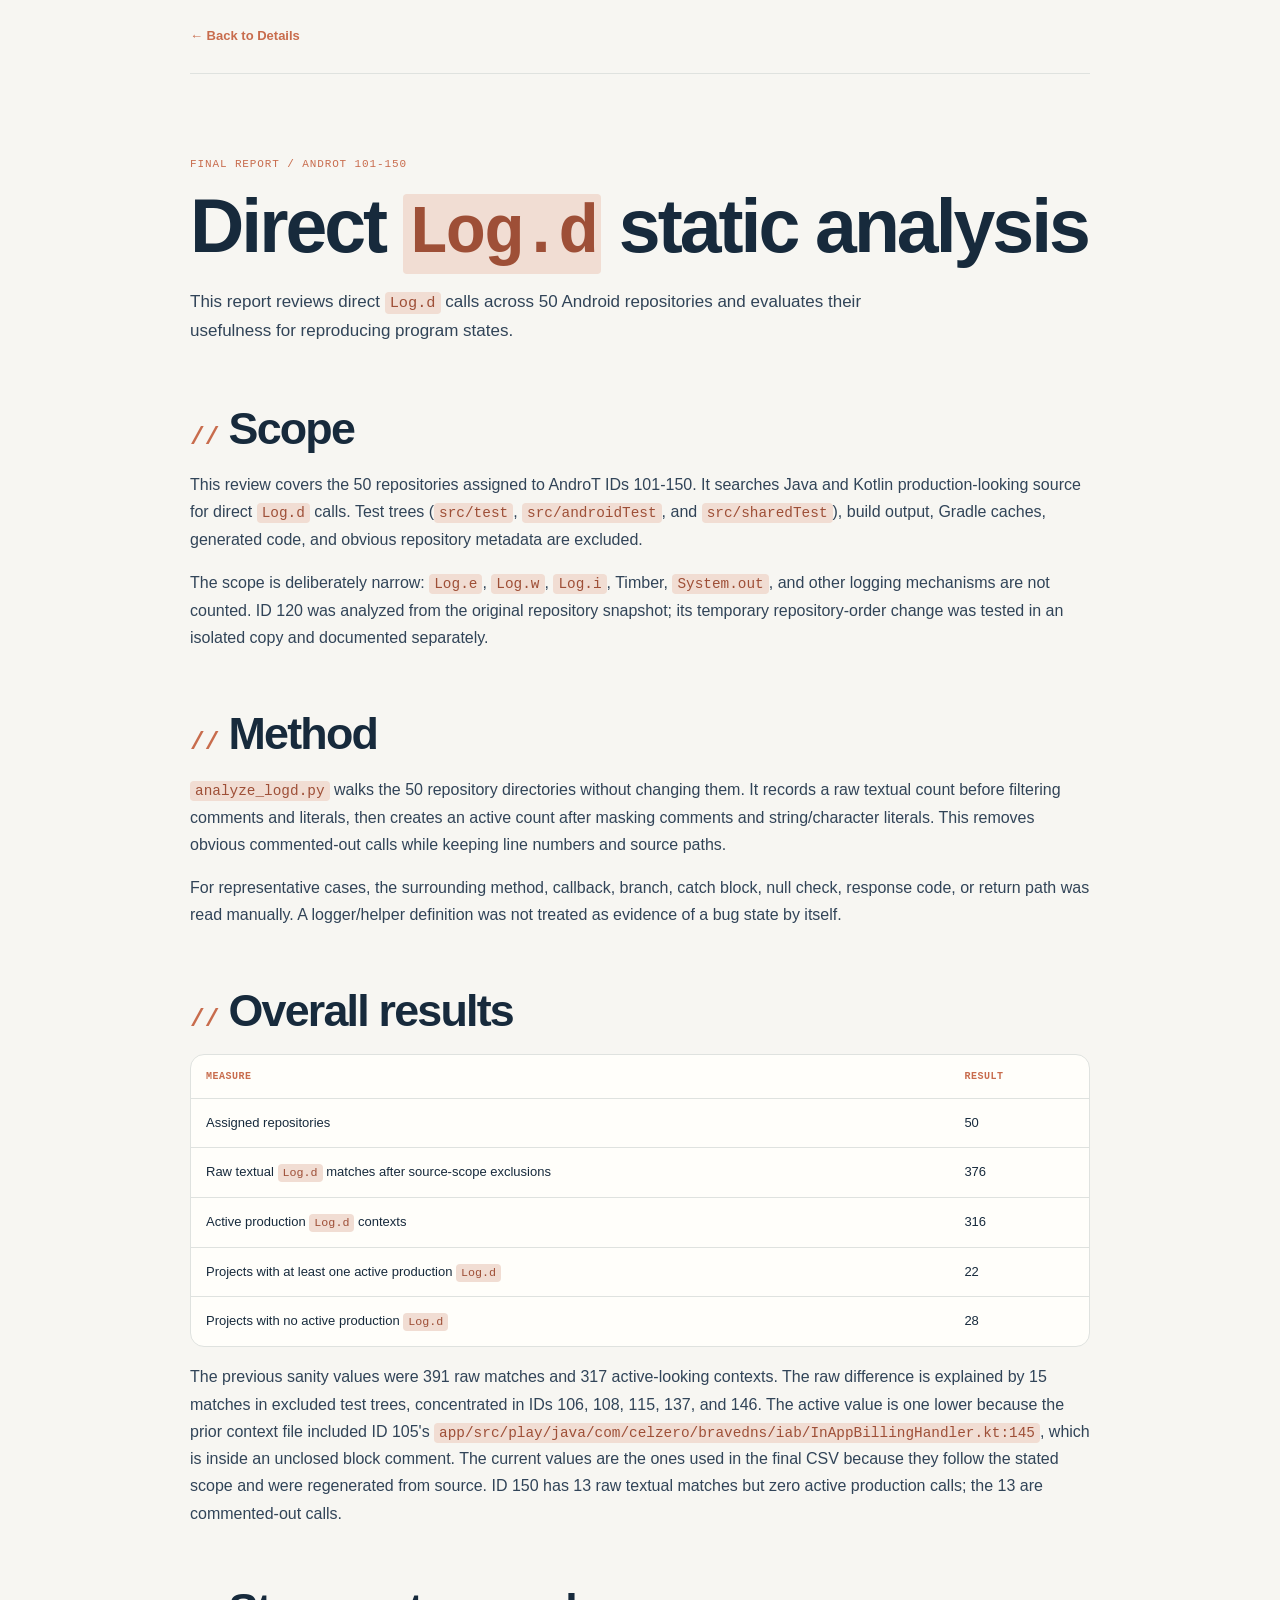
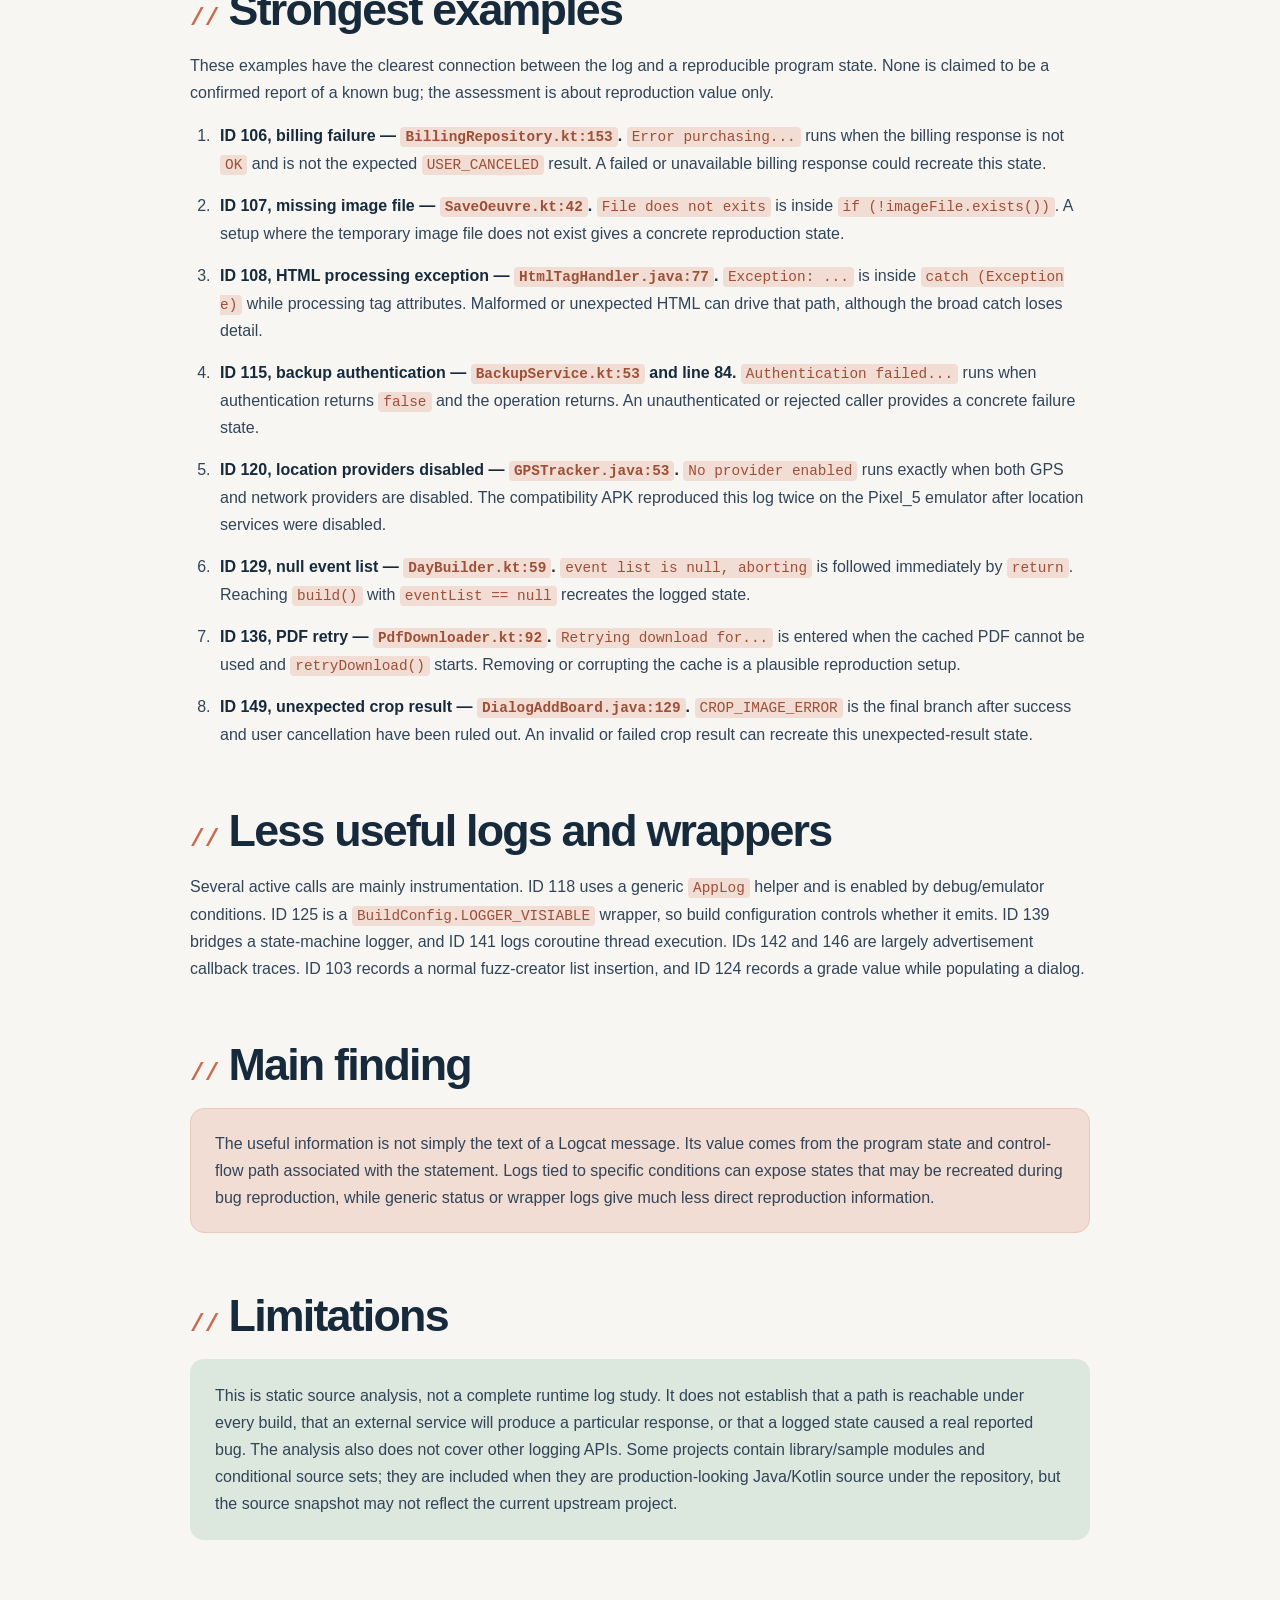
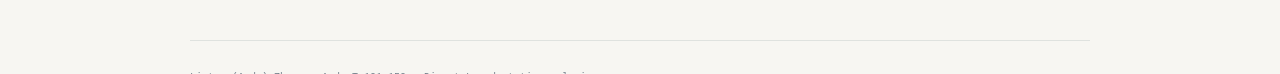
<file: assets/reports/AndroT_101_150_Final_Report.html>
<!doctype html>
<html lang="en">
  <head>
    <meta charset="UTF-8" />
    <meta name="viewport" content="width=device-width, initial-scale=1.0" />
    <meta name="description" content="AndroT 101-150 direct Log.d static analysis report by Lintao Zhang." />
    <title>AndroT 101-150: Direct Log.d Static Analysis | Lintao Zhang</title>
    <style>
      :root { --canvas: #f7f6f2; --paper: #fffefa; --ink: #172a3c; --ink-soft: #314458; --muted: #73808b; --line: #dfe2df; --accent: #c86c4d; --accent-light: #f1ddd3; --sage: #dce7de; }
      * { box-sizing: border-box; }
      body { margin: 0; background: var(--canvas); color: var(--ink); font-family: Arial, sans-serif; line-height: 1.7; }
      a { color: inherit; }
      .wrap { width: min(900px, calc(100% - 42px)); margin: 0 auto; }
      .topbar { display: flex; justify-content: space-between; align-items: center; min-height: 74px; border-bottom: 1px solid var(--line); font-size: 13px; }
      .topbar a { color: var(--accent); text-decoration: none; font-weight: 700; }
      .report { padding: 70px 0 100px; }
      .kicker, .meta { color: var(--accent); font-family: Consolas, monospace; font-size: 11px; letter-spacing: .08em; text-transform: uppercase; }
      h1, h2 { letter-spacing: -.04em; line-height: 1.1; }
      h1 { margin: 0 0 12px; font-size: clamp(2.5rem, 6vw, 4.7rem); }
      h2 { margin: 58px 0 18px; font-size: clamp(1.7rem, 4vw, 2.8rem); }
      h2::before { margin-right: 9px; color: var(--accent); content: "//"; font-family: Consolas, monospace; font-size: .55em; letter-spacing: 0; }
      h3 { margin: 30px 0 8px; font-size: 1.2rem; }
      p { color: var(--ink-soft); }
      code { padding: 2px 5px; border-radius: 4px; background: var(--accent-light); color: #9e4f37; font-family: Consolas, monospace; font-size: .9em; }
      .lead { max-width: 720px; margin-bottom: 35px; color: var(--ink-soft); font-size: 17px; }
      .callout { padding: 21px 24px; border: 1px solid #e7c9be; border-radius: 14px; background: var(--accent-light); }
      .callout p { margin: 0; }
      .table-wrap { overflow-x: auto; border: 1px solid var(--line); border-radius: 14px; background: var(--paper); }
      table { width: 100%; border-collapse: collapse; text-align: left; }
      th, td { padding: 13px 15px; border-bottom: 1px solid var(--line); vertical-align: top; font-size: 13px; }
      th { color: var(--accent); font-family: Consolas, monospace; font-size: 10px; letter-spacing: .05em; text-transform: uppercase; }
      tr:last-child td { border-bottom: 0; }
      ol { padding-left: 25px; }
      li { margin: 15px 0; padding-left: 5px; color: var(--ink-soft); }
      li strong { color: var(--ink); }
      .note { padding: 23px 25px; border-radius: 14px; background: var(--sage); }
      .note p { margin: 0; }
      .footer { padding-top: 28px; border-top: 1px solid var(--line); color: var(--muted); font-family: Consolas, monospace; font-size: 10px; }
      @media (max-width: 600px) { .wrap { width: min(100% - 34px, 520px); } .topbar { min-height: 66px; } .topbar a:last-child { font-size: 10px; } .report { padding-top: 50px; } }
    </style>
  </head>
  <body>
    <header class="wrap topbar">
      <a href="../demos/android-logcat-details.html">← Back to Details</a>
    </header>
    <main class="wrap report">
      <p class="kicker">Final report / AndroT 101-150</p>
      <h1>Direct <code>Log.d</code> static analysis</h1>
      <p class="lead">This report reviews direct <code>Log.d</code> calls across 50 Android repositories and evaluates their usefulness for reproducing program states.</p>

      <h2>Scope</h2>
      <p>This review covers the 50 repositories assigned to AndroT IDs 101-150. It searches Java and Kotlin production-looking source for direct <code>Log.d</code> calls. Test trees (<code>src/test</code>, <code>src/androidTest</code>, and <code>src/sharedTest</code>), build output, Gradle caches, generated code, and obvious repository metadata are excluded.</p>
      <p>The scope is deliberately narrow: <code>Log.e</code>, <code>Log.w</code>, <code>Log.i</code>, Timber, <code>System.out</code>, and other logging mechanisms are not counted. ID 120 was analyzed from the original repository snapshot; its temporary repository-order change was tested in an isolated copy and documented separately.</p>

      <h2>Method</h2>
      <p><code>analyze_logd.py</code> walks the 50 repository directories without changing them. It records a raw textual count before filtering comments and literals, then creates an active count after masking comments and string/character literals. This removes obvious commented-out calls while keeping line numbers and source paths.</p>
      <p>For representative cases, the surrounding method, callback, branch, catch block, null check, response code, or return path was read manually. A logger/helper definition was not treated as evidence of a bug state by itself.</p>

      <h2>Overall results</h2>
      <div class="table-wrap">
        <table>
          <thead><tr><th>Measure</th><th>Result</th></tr></thead>
          <tbody>
            <tr><td>Assigned repositories</td><td>50</td></tr>
            <tr><td>Raw textual <code>Log.d</code> matches after source-scope exclusions</td><td>376</td></tr>
            <tr><td>Active production <code>Log.d</code> contexts</td><td>316</td></tr>
            <tr><td>Projects with at least one active production <code>Log.d</code></td><td>22</td></tr>
            <tr><td>Projects with no active production <code>Log.d</code></td><td>28</td></tr>
          </tbody>
        </table>
      </div>
      <p>The previous sanity values were 391 raw matches and 317 active-looking contexts. The raw difference is explained by 15 matches in excluded test trees, concentrated in IDs 106, 108, 115, 137, and 146. The active value is one lower because the prior context file included ID 105's <code>app/src/play/java/com/celzero/bravedns/iab/InAppBillingHandler.kt:145</code>, which is inside an unclosed block comment. The current values are the ones used in the final CSV because they follow the stated scope and were regenerated from source. ID 150 has 13 raw textual matches but zero active production calls; the 13 are commented-out calls.</p>

      <h2>Strongest examples</h2>
      <p>These examples have the clearest connection between the log and a reproducible program state. None is claimed to be a confirmed report of a known bug; the assessment is about reproduction value only.</p>
      <ol>
        <li><strong>ID 106, billing failure — <code>BillingRepository.kt:153</code>.</strong> <code>Error purchasing...</code> runs when the billing response is not <code>OK</code> and is not the expected <code>USER_CANCELED</code> result. A failed or unavailable billing response could recreate this state.</li>
        <li><strong>ID 107, missing image file — <code>SaveOeuvre.kt:42</code>.</strong> <code>File does not exits</code> is inside <code>if (!imageFile.exists())</code>. A setup where the temporary image file does not exist gives a concrete reproduction state.</li>
        <li><strong>ID 108, HTML processing exception — <code>HtmlTagHandler.java:77</code>.</strong> <code>Exception: ...</code> is inside <code>catch (Exception e)</code> while processing tag attributes. Malformed or unexpected HTML can drive that path, although the broad catch loses detail.</li>
        <li><strong>ID 115, backup authentication — <code>BackupService.kt:53</code> and line 84.</strong> <code>Authentication failed...</code> runs when authentication returns <code>false</code> and the operation returns. An unauthenticated or rejected caller provides a concrete failure state.</li>
        <li><strong>ID 120, location providers disabled — <code>GPSTracker.java:53</code>.</strong> <code>No provider enabled</code> runs exactly when both GPS and network providers are disabled. The compatibility APK reproduced this log twice on the Pixel_5 emulator after location services were disabled.</li>
        <li><strong>ID 129, null event list — <code>DayBuilder.kt:59</code>.</strong> <code>event list is null, aborting</code> is followed immediately by <code>return</code>. Reaching <code>build()</code> with <code>eventList == null</code> recreates the logged state.</li>
        <li><strong>ID 136, PDF retry — <code>PdfDownloader.kt:92</code>.</strong> <code>Retrying download for...</code> is entered when the cached PDF cannot be used and <code>retryDownload()</code> starts. Removing or corrupting the cache is a plausible reproduction setup.</li>
        <li><strong>ID 149, unexpected crop result — <code>DialogAddBoard.java:129</code>.</strong> <code>CROP_IMAGE_ERROR</code> is the final branch after success and user cancellation have been ruled out. An invalid or failed crop result can recreate this unexpected-result state.</li>
      </ol>

      <h2>Less useful logs and wrappers</h2>
      <p>Several active calls are mainly instrumentation. ID 118 uses a generic <code>AppLog</code> helper and is enabled by debug/emulator conditions. ID 125 is a <code>BuildConfig.LOGGER_VISIABLE</code> wrapper, so build configuration controls whether it emits. ID 139 bridges a state-machine logger, and ID 141 logs coroutine thread execution. IDs 142 and 146 are largely advertisement callback traces. ID 103 records a normal fuzz-creator list insertion, and ID 124 records a grade value while populating a dialog.</p>

      <h2>Main finding</h2>
      <div class="callout"><p>The useful information is not simply the text of a Logcat message. Its value comes from the program state and control-flow path associated with the statement. Logs tied to specific conditions can expose states that may be recreated during bug reproduction, while generic status or wrapper logs give much less direct reproduction information.</p></div>

      <h2>Limitations</h2>
      <div class="note"><p>This is static source analysis, not a complete runtime log study. It does not establish that a path is reachable under every build, that an external service will produce a particular response, or that a logged state caused a real reported bug. The analysis also does not cover other logging APIs. Some projects contain library/sample modules and conditional source sets; they are included when they are production-looking Java/Kotlin source under the repository, but the source snapshot may not reflect the current upstream project.</p></div>
    </main>
    <footer class="wrap footer">Lintao (Andy) Zhang · AndroT 101-150 · Direct Log.d static analysis</footer>
  </body>
</html>
</file>
<file: css/styles.css>
:root {
  --canvas: #f7f6f2;
  --paper: #fffefa;
  --ink: #172a3c;
  --ink-soft: #314458;
  --muted: #73808b;
  --line: #dfe2df;
  --line-strong: #cfd5d1;
  --accent: #c86c4d;
  --accent-light: #f1ddd3;
  --accent-dark: #9e4f37;
  --sage: #dce7de;
  --shadow: 0 18px 50px rgba(28, 48, 64, 0.07);
  --shadow-hover: 0 24px 60px rgba(28, 48, 64, 0.13);
  --display: "Manrope", "DM Sans", Arial, sans-serif;
  --body: "DM Sans", Arial, sans-serif;
  --mono: "DM Mono", monospace;
}

* { box-sizing: border-box; }

html { scroll-behavior: smooth; }

body {
  margin: 0;
  background: var(--canvas);
  color: var(--ink);
  font-family: var(--body);
  font-size: 16px;
  line-height: 1.6;
  overflow-x: hidden;
}

body.menu-open { overflow: hidden; }

::selection { background: var(--accent-light); color: var(--ink); }

a { color: inherit; text-decoration: none; }

button, a { -webkit-tap-highlight-color: transparent; }

button { font: inherit; }

img { display: block; max-width: 100%; }

.container { width: min(1120px, calc(100% - 64px)); margin: 0 auto; }

.skip-link {
  position: fixed;
  top: 12px;
  left: 12px;
  z-index: 100;
  padding: 9px 14px;
  border-radius: 8px;
  background: var(--ink);
  color: var(--paper);
  transform: translateY(-160%);
  transition: transform 180ms ease;
}

.skip-link:focus { transform: translateY(0); }

.site-header {
  position: sticky;
  top: 0;
  z-index: 20;
  border-bottom: 1px solid rgba(207, 213, 209, 0.7);
  background: rgba(247, 246, 242, 0.9);
  backdrop-filter: blur(14px);
}

.nav-shell {
  display: flex;
  align-items: center;
  justify-content: space-between;
  min-height: 74px;
}

.brand { display: inline-flex; align-items: center; gap: 11px; font-weight: 700; }

.brand-mark {
  display: grid;
  place-items: center;
  width: 32px;
  height: 32px;
  border-radius: 10px;
  background: var(--ink);
  color: var(--paper);
  font-family: var(--mono);
  font-size: 11px;
  letter-spacing: -0.07em;
}

.brand-name { font-size: 14px; letter-spacing: -0.02em; }

.site-nav { display: flex; align-items: center; gap: 29px; color: var(--muted); font-size: 13px; }

.site-nav > a:not(.nav-contact) { transition: color 180ms ease; }

.site-nav > a:not(.nav-contact):hover, .site-nav > a:not(.nav-contact):focus-visible { color: var(--ink); }

.nav-contact {
  display: inline-flex;
  align-items: center;
  gap: 8px;
  border-left: 1px solid var(--line-strong);
  padding-left: 24px;
  color: var(--ink);
  font-weight: 600;
}

.nav-contact span { color: var(--accent); font-size: 18px; line-height: 0; transition: transform 180ms ease; }
.nav-contact:hover span, .nav-contact:focus-visible span { transform: translate(2px, -2px); }

.menu-toggle { display: none; border: 0; background: transparent; padding: 10px 0 10px 10px; cursor: pointer; }
.menu-toggle span { display: block; width: 24px; height: 1px; background: var(--ink); transition: transform 180ms ease; }
.menu-toggle span + span { margin-top: 7px; }
.menu-toggle[aria-expanded="true"] span:first-child { transform: translateY(4px) rotate(45deg); }
.menu-toggle[aria-expanded="true"] span:last-child { transform: translateY(-4px) rotate(-45deg); }

.section { padding: 130px 0; }
.section-light { background: var(--paper); }

.hero {
  position: relative;
  padding: 112px 0 58px;
  overflow: hidden;
  background:
    radial-gradient(circle at 72% 42%, rgba(220, 231, 222, 0.72), transparent 27%),
    radial-gradient(circle at 11% 18%, rgba(241, 221, 211, 0.58), transparent 22%),
    var(--canvas);
}

.hero::before {
  position: absolute;
  inset: 0;
  background-image: linear-gradient(rgba(23, 42, 60, 0.028) 1px, transparent 1px), linear-gradient(90deg, rgba(23, 42, 60, 0.028) 1px, transparent 1px);
  background-size: 58px 58px;
  mask-image: linear-gradient(90deg, black, transparent 90%);
  content: "";
  pointer-events: none;
}

.hero-grid { position: relative; z-index: 1; display: grid; grid-template-columns: minmax(0, 1.08fr) minmax(360px, 0.92fr); align-items: center; gap: 74px; }

.eyebrow, .section-kicker, .skill-strip-label, .project-index, .experience-count, .education-topline, .profile-note, .profile-caption, .report-label { font-family: var(--mono); text-transform: uppercase; letter-spacing: 0.08em; }

.eyebrow { display: flex; align-items: center; gap: 9px; margin: 0 0 24px; color: var(--accent-dark); font-size: 11px; }
.eyebrow-dot { display: inline-block; width: 7px; height: 7px; border-radius: 50%; background: var(--accent); box-shadow: 0 0 0 4px var(--accent-light); }

h1, h2, h3, p { margin-top: 0; }

h1, h2, h3 { font-family: var(--display); letter-spacing: -0.065em; }

h1 { max-width: 720px; margin-bottom: 24px; font-size: clamp(3.8rem, 7vw, 6.65rem); font-weight: 800; line-height: 0.96; }
h1 span:first-child { color: var(--ink-soft); }
.title-period { color: var(--accent); }

.hero-subtitle { max-width: 480px; margin-bottom: 10px; font-size: 20px; line-height: 1.35; font-weight: 600; letter-spacing: -0.025em; }
.hero-positioning { margin-bottom: 27px; color: var(--accent-dark); font-family: var(--mono); font-size: 12px; letter-spacing: 0.035em; }

.hero-actions { display: flex; flex-wrap: wrap; align-items: center; gap: 10px; }

.social-link {
  display: inline-flex;
  align-items: center;
  justify-content: center;
  width: 39px;
  height: 39px;
  border: 1px solid var(--line-strong);
  border-radius: 50%;
  background: rgba(255, 254, 250, 0.72);
  color: var(--ink);
  transition: transform 180ms ease, background-color 180ms ease, color 180ms ease, border-color 180ms ease;
}

.social-link:hover, .social-link:focus-visible { border-color: var(--ink); background: var(--ink); color: var(--paper); transform: translateY(-3px); }
.social-link svg { width: 16px; height: 16px; fill: currentColor; }

.hero-rule { width: 100%; max-width: 510px; height: 1px; margin: 35px 0 27px; background: var(--line-strong); }
.hero-intro { max-width: 610px; margin-bottom: 0; color: var(--ink-soft); font-size: 15px; line-height: 1.78; }

.hero-visual { display: flex; justify-content: center; }
.profile-card { position: relative; width: min(100%, 405px); aspect-ratio: 0.92; padding: 30px; }
.profile-card::before { position: absolute; inset: 0 17px 34px 0; border: 1px solid var(--line-strong); border-radius: 50% 50% 46% 44%; content: ""; transform: rotate(-7deg); }
.profile-card::after { position: absolute; right: 6px; bottom: 18px; width: 88px; height: 88px; border-radius: 50%; background: var(--accent-light); content: ""; z-index: 0; }
.profile-image-wrap { position: relative; z-index: 1; width: 76%; margin: 34px auto 0; border-radius: 48% 48% 42% 42%; overflow: hidden; background: var(--sage); box-shadow: var(--shadow); transform: rotate(3deg); }
.profile-image-wrap img { width: 100%; aspect-ratio: 0.82; object-fit: cover; }
.profile-orbit { position: absolute; z-index: 2; border: 1px solid var(--accent); border-radius: 50%; opacity: 0.75; pointer-events: none; }
.orbit-one { top: 1%; right: 8%; width: 90px; height: 90px; }
.orbit-two { bottom: 11%; left: 4%; width: 28px; height: 28px; border-color: var(--ink); background: var(--paper); }
.profile-note { position: absolute; z-index: 3; display: flex; flex-direction: column; font-size: 9px; line-height: 1.6; }
.profile-note strong { font-family: var(--display); font-size: 14px; letter-spacing: -0.04em; }
.note-top { top: 19%; left: 3%; color: var(--accent-dark); }
.note-bottom { right: 0; bottom: 23%; align-items: flex-end; color: var(--muted); }
.note-bottom strong { color: var(--ink); }
.profile-caption { position: absolute; z-index: 3; bottom: 2%; left: 5%; color: var(--ink); font-size: 10px; line-height: 1.8; }
.profile-caption span { color: var(--muted); }

.skill-strip-wrap { position: relative; z-index: 1; display: grid; grid-template-columns: 118px 1fr; gap: 27px; align-items: center; margin-top: 84px; padding-top: 22px; border-top: 1px solid var(--line-strong); }
.skill-strip-label { color: var(--muted); font-size: 10px; }
.skill-strip { display: flex; flex-wrap: wrap; gap: 8px; }
.tag { display: inline-flex; align-items: center; min-height: 28px; padding: 4px 11px; border: 1px solid var(--line); border-radius: 20px; color: var(--ink-soft); background: rgba(255, 254, 250, 0.55); font-size: 11px; line-height: 1.2; }
.tag-accent { border-color: #e8c6ba; background: var(--accent-light); color: var(--accent-dark); }

.section-heading { display: flex; justify-content: space-between; align-items: flex-end; gap: 40px; margin-bottom: 55px; }
.section-kicker { margin-bottom: 20px; color: var(--accent-dark); font-size: 10px; }
h2 { margin-bottom: 0; font-size: clamp(2.6rem, 5vw, 4.55rem); font-weight: 800; line-height: 0.99; }
h2 em { color: var(--accent); font-style: normal; }
.section-aside { max-width: 255px; margin-bottom: 4px; color: var(--muted); font-size: 13px; line-height: 1.55; }

.projects-grid { display: grid; grid-template-columns: repeat(2, minmax(0, 1fr)); gap: 20px; }
.project-card { position: relative; display: flex; flex-direction: column; min-height: 490px; padding: 0 25px 25px; border: 1px solid var(--line); border-radius: 21px; background: var(--canvas); box-shadow: 0 7px 20px rgba(28, 48, 64, 0.025); overflow: hidden; transition: transform 220ms ease, box-shadow 220ms ease, border-color 220ms ease; }
.project-card:hover { border-color: var(--line-strong); box-shadow: var(--shadow-hover); transform: translateY(-6px); }
.project-card.featured { grid-column: 1 / -1; display: grid; grid-template-columns: 1.1fr 0.9fr; min-height: 348px; padding: 20px 30px 30px; gap: 35px; }
.project-visual { position: relative; order: -1; margin: 0 -25px 24px; min-height: 226px; overflow: hidden; border-bottom: 1px solid var(--line); background: #e5e8e4; }
.featured .project-visual { margin: 0; min-height: 296px; border: 1px solid var(--line-strong); border-radius: 13px; }
.project-visual img { width: 100%; height: 100%; min-height: inherit; object-fit: cover; transition: transform 500ms cubic-bezier(0.2, 0.75, 0.2, 1); }
.project-card:hover .project-visual img { transform: scale(1.035); }
.project-overlay { position: absolute; inset: 0; display: flex; align-items: flex-start; justify-content: space-between; padding: 17px 18px; background: linear-gradient(180deg, rgba(23, 42, 60, 0.18), transparent 45%); }
.project-index { color: rgba(255, 254, 250, 0.92); font-size: 10px; }
.project-type { padding: 4px 8px; border: 1px solid rgba(255, 254, 250, 0.55); border-radius: 15px; color: var(--paper); font-family: var(--mono); font-size: 9px; letter-spacing: 0.04em; background: rgba(23, 42, 60, 0.18); }
.project-body { display: flex; flex: 1; flex-direction: column; }
.project-card h3 { margin-bottom: 12px; font-size: 25px; line-height: 1.1; }
.project-card p { margin-bottom: 20px; color: var(--ink-soft); font-size: 14px; line-height: 1.65; }
.project-card .tag-list { display: flex; flex-wrap: wrap; gap: 6px; margin-top: auto; }
.project-card .tag { min-height: 24px; padding: 3px 8px; font-size: 10px; }
.project-links { display: flex; flex-wrap: wrap; gap: 16px; margin-top: 24px; padding-top: 17px; border-top: 1px solid var(--line); }
.text-link { display: inline-flex; align-items: center; gap: 5px; color: var(--ink); font-size: 12px; font-weight: 700; }
.text-link span { color: var(--accent); font-size: 16px; transition: transform 180ms ease; }
.text-link:hover span, .text-link:focus-visible span { transform: translate(2px, -2px); }

.experience-list { display: grid; grid-template-columns: repeat(2, minmax(0, 1fr)); gap: 20px; }
.experience-card { position: relative; min-height: 314px; padding: 29px 29px 26px; border: 1px solid var(--line); border-radius: 19px; background: var(--paper); transition: transform 220ms ease, box-shadow 220ms ease; }
.experience-card:hover { transform: translateY(-4px); box-shadow: var(--shadow); }
.experience-card:nth-child(3n) { background: var(--sage); border-color: #ccdbd0; }
.experience-card:nth-child(4n) { background: var(--accent-light); border-color: #e7c9be; }
.experience-head { display: flex; justify-content: space-between; gap: 20px; margin-bottom: 22px; }
.experience-count { color: var(--muted); font-size: 10px; }
.experience-date { color: var(--accent-dark); font-family: var(--mono); font-size: 10px; text-align: right; }
.experience-card h3 { margin-bottom: 5px; font-size: 24px; line-height: 1.1; }
.experience-company { margin-bottom: 2px; color: var(--ink-soft); font-size: 14px; font-weight: 600; }
.experience-location { margin-bottom: 20px; color: var(--muted); font-family: var(--mono); font-size: 10px; }
.experience-card p:not(.experience-company):not(.experience-location) { max-width: 450px; margin-bottom: 22px; color: var(--ink-soft); font-size: 13px; line-height: 1.65; }
.experience-tags { display: flex; flex-wrap: wrap; gap: 6px; }
.experience-tags .tag { min-height: 23px; padding: 3px 8px; border-color: rgba(49, 68, 88, 0.15); background: rgba(255, 254, 250, 0.48); font-size: 10px; }

.split-section { display: grid; grid-template-columns: 0.75fr 1.25fr; align-items: start; gap: 60px; }
.section-heading-compact { margin-bottom: 0; }
.education-card { padding: 35px 38px 25px; border: 1px solid var(--line); border-radius: 20px; background: var(--canvas); box-shadow: 0 7px 20px rgba(28, 48, 64, 0.025); }
.education-topline { display: flex; justify-content: space-between; margin-bottom: 42px; color: var(--accent-dark); font-size: 10px; }
.education-card h3 { margin-bottom: 13px; font-size: clamp(1.9rem, 4vw, 3.25rem); line-height: 1.04; }
.degree { margin-bottom: 3px; font-size: 17px; font-weight: 600; }
.minor { color: var(--muted); font-size: 14px; }
.education-meta { display: flex; justify-content: space-between; gap: 20px; margin-top: 38px; padding-top: 16px; border-top: 1px solid var(--line-strong); color: var(--muted); font-family: var(--mono); font-size: 10px; text-transform: uppercase; letter-spacing: 0.05em; }
.coursework { margin-top: 25px; border-top: 1px solid var(--line-strong); }
.coursework summary { display: flex; align-items: center; justify-content: space-between; padding: 17px 0 2px; cursor: pointer; list-style: none; color: var(--ink); font-size: 13px; font-weight: 600; }
.coursework summary::-webkit-details-marker { display: none; }
.coursework summary span { color: var(--accent); font-size: 21px; font-weight: 400; transition: transform 180ms ease; }
.coursework[open] summary span { transform: rotate(45deg); }
.coursework-list { display: flex; flex-wrap: wrap; gap: 7px; padding-top: 17px; }
.coursework-list .tag { background: var(--paper); }

.skills-grid { display: grid; grid-template-columns: repeat(3, minmax(0, 1fr)); gap: 0 45px; border-top: 1px solid var(--line-strong); }
.skill-group { padding: 26px 0 30px; border-bottom: 1px solid var(--line); }
.skill-group h3 { margin-bottom: 15px; color: var(--accent-dark); font-family: var(--mono); font-size: 11px; letter-spacing: 0.05em; text-transform: uppercase; }
.skill-group-list { display: flex; flex-wrap: wrap; gap: 7px; }
.skill-group .tag { background: transparent; }

.reports-section { padding-top: 120px; }
.reports-grid { display: grid; grid-template-columns: minmax(0, 0.72fr) minmax(0, 1.28fr); gap: 20px; }
.report-card { display: grid; grid-template-columns: 0.86fr 1.14fr; min-height: 260px; border: 1px solid var(--line); border-radius: 18px; overflow: hidden; background: var(--canvas); }
.report-card .project-visual { margin: 0; border-right: 1px solid var(--line); border-bottom: 0; }
.report-card .report-content { display: flex; flex-direction: column; padding: 26px; }
.report-label { margin-bottom: 20px; color: var(--accent-dark); font-size: 10px; }
.report-card h3 { margin-bottom: 10px; font-size: 24px; line-height: 1.1; }
.report-card p { margin-bottom: 17px; color: var(--ink-soft); font-size: 13px; line-height: 1.6; }
.report-card .tag-list { display: flex; flex-wrap: wrap; gap: 6px; margin-top: auto; }
.report-card .tag { font-size: 10px; }

.contact-section { padding: 110px 0 120px; background: var(--accent); color: var(--paper); }
.contact-inner { text-align: center; }
.contact-inner .section-kicker { color: rgba(255, 254, 250, 0.72); }
.contact-inner h2 { margin-bottom: 20px; font-size: clamp(3rem, 6vw, 5.5rem); }
.contact-inner h2 em { color: var(--ink); }
.contact-inner p:not(.section-kicker) { max-width: 420px; margin: 0 auto 28px; color: rgba(255, 254, 250, 0.8); font-size: 15px; }
.button { display: inline-flex; align-items: center; gap: 11px; min-height: 46px; padding: 11px 18px; border-radius: 26px; font-size: 12px; font-weight: 700; transition: transform 180ms ease, background-color 180ms ease, color 180ms ease; }
.button-dark { background: var(--ink); color: var(--paper); }
.button-dark:hover, .button-dark:focus-visible { background: var(--paper); color: var(--ink); transform: translateY(-3px); }
.button span { color: var(--accent); font-size: 18px; line-height: 0; }

.site-footer { background: var(--ink); color: rgba(255, 254, 250, 0.63); }
.footer-inner { display: flex; align-items: center; justify-content: space-between; gap: 20px; min-height: 80px; font-family: var(--mono); font-size: 9px; letter-spacing: 0.04em; text-transform: uppercase; }
.footer-inner p { margin: 0; }
.footer-inner p span { color: var(--accent); }
.footer-inner a { color: var(--paper); transition: color 180ms ease; }
.footer-inner a:hover, .footer-inner a:focus-visible { color: var(--accent-light); }

.toast { position: fixed; right: 20px; bottom: 20px; z-index: 50; max-width: 280px; padding: 12px 15px; border: 1px solid var(--line-strong); border-radius: 10px; background: var(--ink); color: var(--paper); box-shadow: var(--shadow); font-size: 12px; opacity: 0; pointer-events: none; transform: translateY(10px); transition: opacity 180ms ease, transform 180ms ease; }
.toast.is-visible { opacity: 1; transform: translateY(0); }

.reveal { opacity: 0; transform: translateY(16px); transition: opacity 700ms ease, transform 700ms ease; }
.reveal.is-visible { opacity: 1; transform: translateY(0); }
.reveal-delay-1 { transition-delay: 100ms; }
.reveal-delay-2 { transition-delay: 180ms; }

:focus-visible { outline: 3px solid rgba(200, 108, 77, 0.55); outline-offset: 4px; }

@media (max-width: 900px) {
  .container { width: min(100% - 42px, 700px); }
  .site-nav { gap: 17px; }
  .hero { padding-top: 78px; }
  .hero-grid { grid-template-columns: 1fr; gap: 52px; }
  .hero-visual { justify-content: flex-start; }
  .profile-card { width: min(100%, 360px); margin-left: 2%; }
  .section { padding: 95px 0; }
  .projects-grid, .experience-list { gap: 15px; }
  .project-card.featured { grid-template-columns: 1fr; gap: 25px; }
  .featured .project-visual { min-height: 250px; }
  .split-section { grid-template-columns: 1fr; gap: 35px; }
  .section-heading-compact { margin-bottom: 0; }
  .skills-grid { grid-template-columns: repeat(2, minmax(0, 1fr)); gap: 0 25px; }
  .reports-grid { grid-template-columns: 1fr; }
}

@media (max-width: 650px) {
  .container { width: min(100% - 34px, 520px); }
  .nav-shell { min-height: 66px; }
  .brand-name { font-size: 13px; }
  .menu-toggle { display: block; }
  .site-nav { position: absolute; top: calc(100% + 1px); right: 0; left: 0; display: none; flex-direction: column; align-items: stretch; gap: 0; padding: 12px 17px 18px; border-bottom: 1px solid var(--line); background: rgba(247, 246, 242, 0.98); box-shadow: 0 18px 25px rgba(23, 42, 60, 0.06); }
  .site-nav.is-open { display: flex; }
  .site-nav > a { padding: 11px 0; }
  .nav-contact { justify-content: space-between; margin-top: 6px; padding: 12px 0 0; border-top: 1px solid var(--line); border-left: 0; }
  .hero { padding-top: 62px; }
  h1 { font-size: clamp(3.3rem, 16vw, 5.2rem); }
  .hero-subtitle { font-size: 18px; }
  .hero-intro { font-size: 14px; }
  .hero-visual { justify-content: center; }
  .profile-card { margin-left: 0; }
  .skill-strip-wrap { grid-template-columns: 1fr; gap: 11px; margin-top: 62px; }
  .section { padding: 76px 0; }
  .section-heading { display: block; margin-bottom: 36px; }
  .section-aside { margin-top: 20px; }
  h2 { font-size: clamp(2.8rem, 14vw, 4rem); }
  .projects-grid, .experience-list, .skills-grid { grid-template-columns: 1fr; }
  .project-card { min-height: 0; padding: 0 20px 20px; }
  .project-card.featured { padding: 15px 20px 21px; }
  .project-visual { margin: 0 -20px 21px; min-height: 200px; }
  .featured .project-visual { min-height: 208px; }
  .project-card h3 { font-size: 23px; }
  .experience-card { min-height: 0; padding: 24px 22px 22px; }
  .experience-head { margin-bottom: 19px; }
  .experience-date { max-width: 105px; line-height: 1.4; }
  .education-card { padding: 25px 22px 20px; }
  .education-topline { margin-bottom: 35px; }
  .education-meta { flex-direction: column; gap: 6px; }
  .report-card { grid-template-columns: 1fr; }
  .report-card .project-visual { min-height: 170px; border-right: 0; border-bottom: 1px solid var(--line); }
  .contact-section { padding: 82px 0 88px; }
  .footer-inner { flex-direction: column; align-items: flex-start; justify-content: center; gap: 7px; min-height: 120px; padding: 22px 0; }
}

@media (prefers-reduced-motion: reduce) {
  html { scroll-behavior: auto; }
  *, *::before, *::after { animation-duration: 0.01ms !important; animation-iteration-count: 1 !important; transition-duration: 0.01ms !important; }
  .reveal { opacity: 1; transform: none; }
}
</file>
